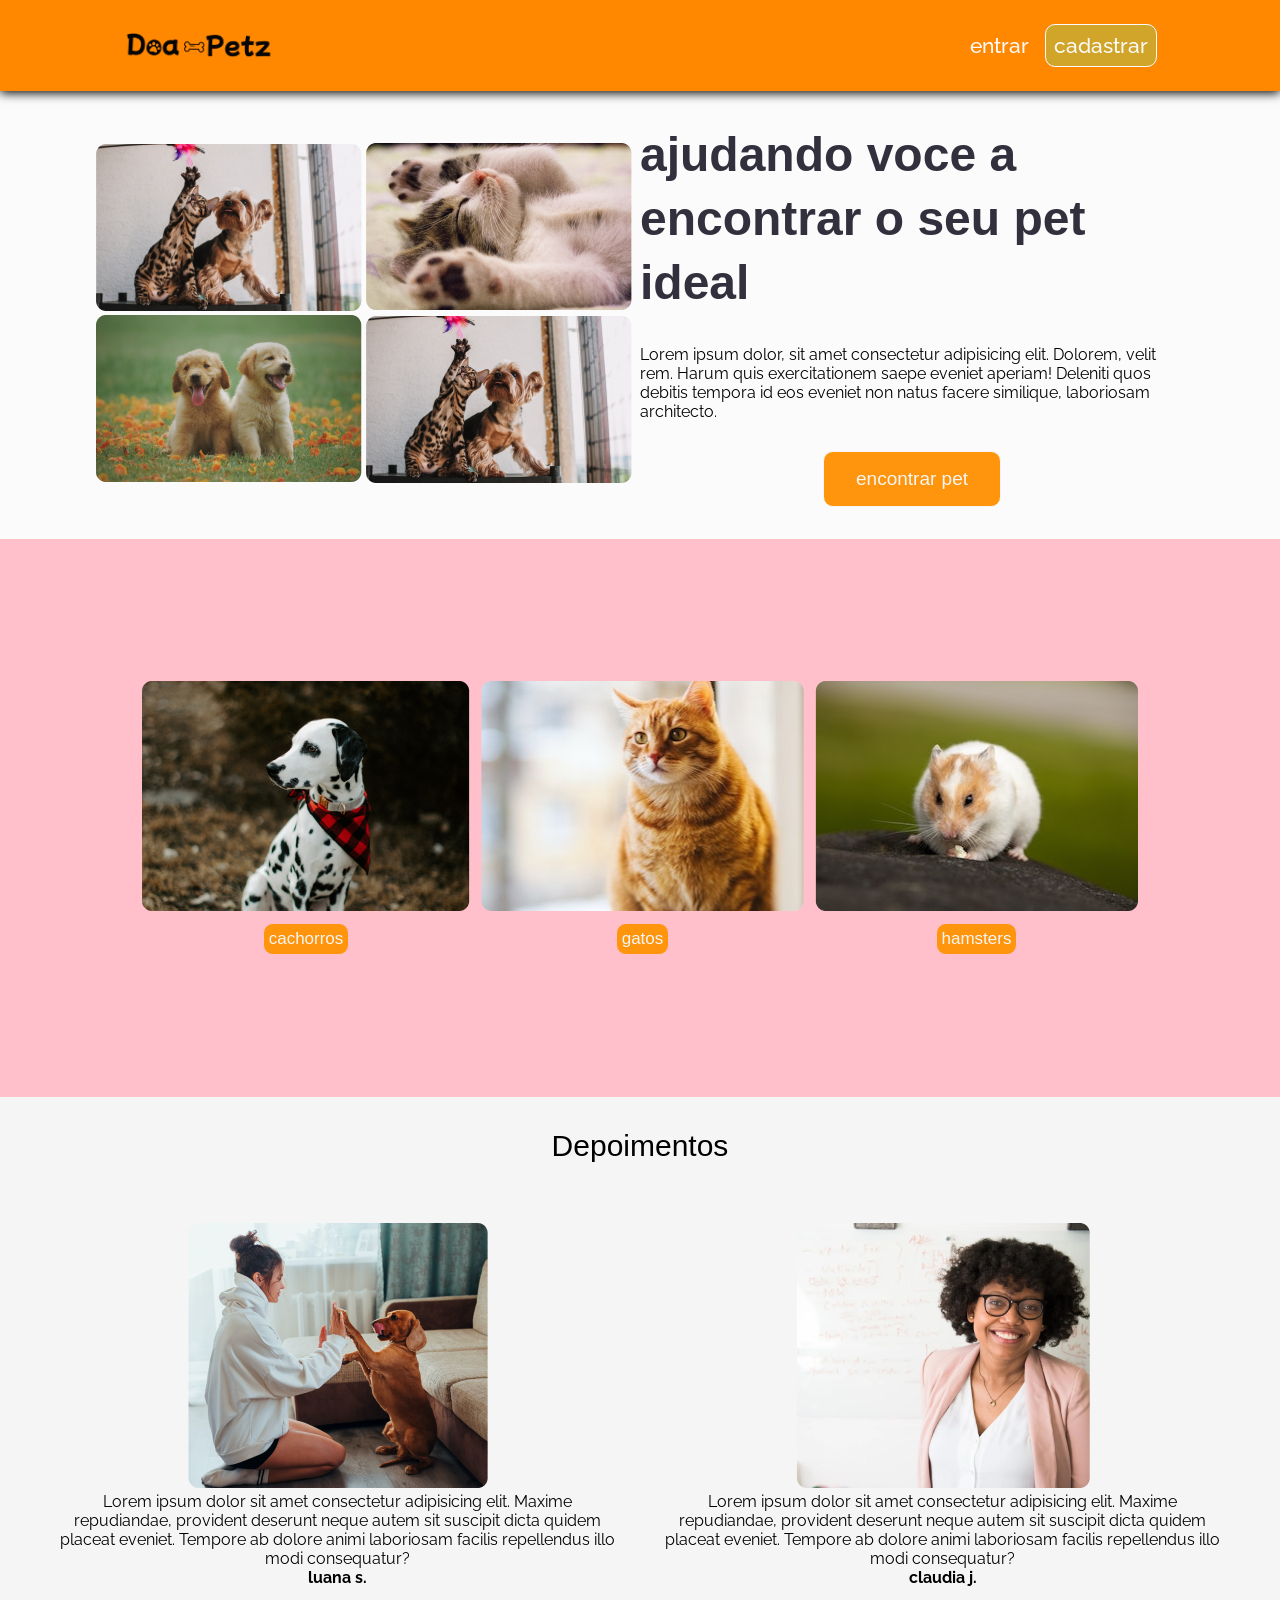
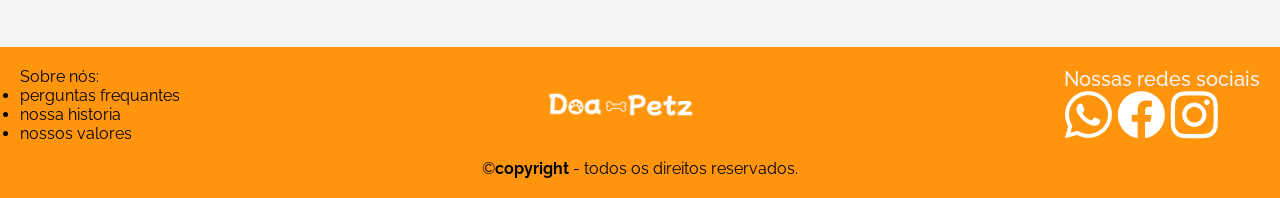
<file: index.html>
<!DOCTYPE html>
<html lang="pt-BR">
<head>
    <meta charset="UTF-8">
    <meta name="viewport" content="width=device-width, initial-scale=1.0">
    <title>home</title>
    <link rel="stylesheet" href="style.css">
</head>
<body>
    <header class="header">
        <nav class="menu">
            <img class="logomarca" src="./assets/imagens-logo/imagens-logo/imagens-logo/doapetz.png" alt="logo">
            <ul class="links-navegacao">
                <li>
                    <a href="#">entrar</a>
                </li>
                <li class="cadastrar">
                    <a href="#">cadastrar</a>

                </li>

            </ul>
            
        </nav>
    </header>
    <section class="painel-principal">
        <div class="imagens-petz">
            <div class="fotos-da-esquerda">
                <img src="./assets/imagens-logo/imagens-logo/imagens-logo/pet1.png" alt="">
                <img src="./assets/imagens-logo/imagens-logo/imagens-logo/pet2.png" alt="">

            </div>
            <div class="fotos-da-direita">
                <img src="./assets/imagens-logo/imagens-logo/imagens-logo/pet3.png" alt="">
                <img src="./assets/imagens-logo/imagens-logo/imagens-logo/pet4.png" alt="">

            </div>

        </div>
        <div class="anuncio-pet">
            <h1 class="titulo">ajudando voce a encontrar o seu pet ideal</h1>
            <p descricao>Lorem ipsum dolor, sit amet consectetur adipisicing elit. Dolorem, velit rem. Harum quis exercitationem saepe eveniet aperiam! Deleniti quos debitis tempora id eos eveniet non natus facere similique, laboriosam architecto.</p>
            <button class="botao-principal">encontrar pet</button>
        </div>


    </section>
    <section class="segunda-secao">
        <div class="cachorro">
            <img src="./assets/imagens-logo/imagens-logo/imagens-logo/cachorrinho.png" alt="">
            <button class="botao-cachorro">cachorros</button></div>
        <div class="gatinho">
            <img src="./assets/imagens-logo/imagens-logo/imagens-logo/gatinho.png" alt="">
            <button class="botao-gato">gatos</button></div>
        <div class="hamster">
            <img src="./assets/imagens-logo/imagens-logo/imagens-logo/hamster.png" alt="">
            <button class="botao-hamster">hamsters</button></div>
            </div>
            
        


    </section>
    <section class="terceira-secao">
        <h2>Depoimentos</h2>
        <div class="conteudos">
            <div class="depoimentos">
                <img src="./assets/imagens-logo/imagens-logo/imagens-logo/dog1.png" alt="">
                <div class="depoimento">
                    <p>
                        Lorem ipsum dolor sit amet consectetur adipisicing elit. Maxime repudiandae, provident deserunt neque autem sit suscipit dicta quidem placeat eveniet. Tempore ab dolore animi laboriosam facilis repellendus illo modi consequatur?
                    </p>
                    <h4>luana s.</h4>
                </div>
                </div>
            <div class="depoimentos">
                <img src="./assets/imagens-logo/imagens-logo/imagens-logo/moca1.png" alt="">
                <div class="depoimento">
                    <p>
                        Lorem ipsum dolor sit amet consectetur adipisicing elit. Maxime repudiandae, provident deserunt neque autem sit suscipit dicta quidem placeat eveniet. Tempore ab dolore animi laboriosam facilis repellendus illo modi consequatur?
                    </p>
                    <h4>claudia j.</h4>
                </div>

            </div>

        </div>
        

        
    </section>
    <footer class="rodape">
        <div class="conteudo-rodape">
            <div class="lista">
                <ul> Sobre nós:
                    
                    <li>perguntas frequantes</li>
                    <li>nossa historia</li>
                    <li>nossos valores</li>
                </ul>
            </div>
            <img class="logomarca" src="./assets/imagens-logo/imagens-logo/imagens-logo/doapetz-branco.png" alt="">
            
            
         <div class="redes-sociais">
                      
            <p>Nossas redes sociais</p>
            <div> 
            
            <div class="logotipos">
            <img src=".//assets/imagens-logo/imagens-logo/imagens-logo/zap.png" alt="">
            <img src="./assets/imagens-logo/imagens-logo/imagens-logo/face.png" alt="">
            <img src="./assets/imagens-logo/imagens-logo/imagens-logo/insta.png" alt="">
            </div>

         </div>
        
        </div>
        <div class="copyright">
            <p>&copy;<strong>copyright</strong> - todos os direitos reservados.</p>
         </div>

    </footer>
    
</body>
</html>
</file>
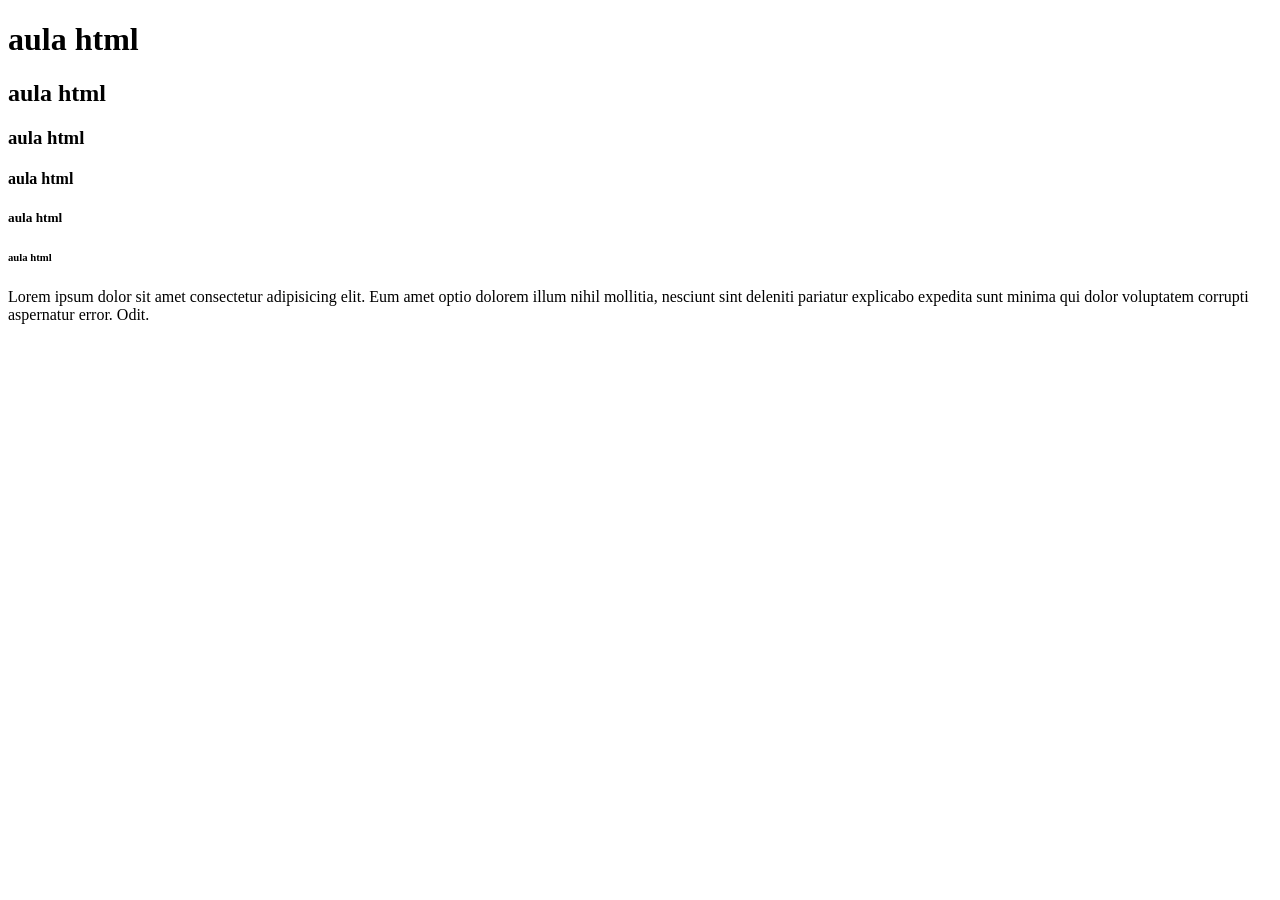
<file: aula html caian/index.html>
<!DOCTYPE html>
<html lang="pt-br">
<head>
    <meta charset="UTF-8">
    <meta name="viewport" content="width=device-width, initial-scale=1.0">
    <title>aula html</title>
</head>
<body>
    <h1>aula html</h1>
    <h2>aula html</h2>
    <h3>aula html</h3>
    <h4>aula html</h4>
    <h5>aula html</h5>
    <h6>aula html</h6>
    <!--comentários aleatórios-->
    <p>Lorem ipsum dolor sit amet consectetur adipisicing elit. Eum amet optio dolorem illum nihil mollitia, nesciunt sint deleniti pariatur explicabo expedita sunt minima qui dolor voluptatem corrupti aspernatur error. Odit.</p>

    

</body>
</html>
</html>
</file>
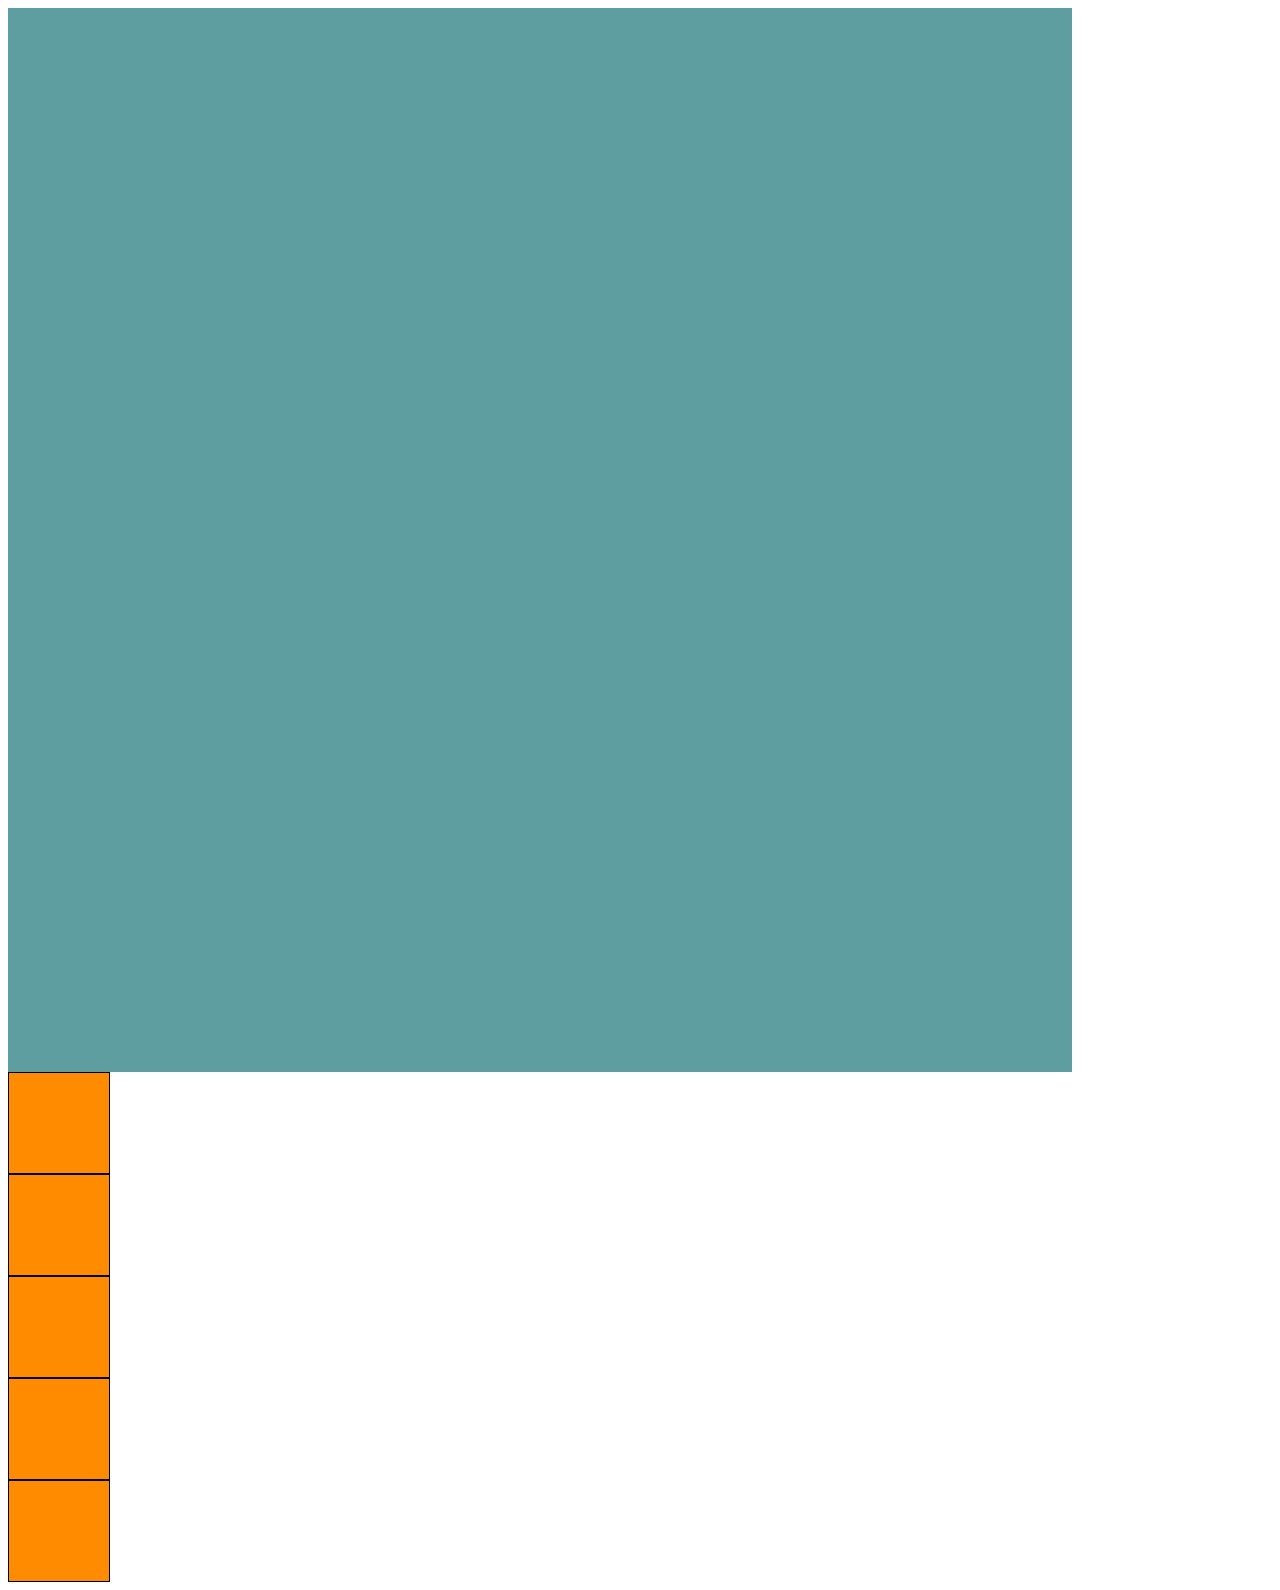
<file: aula html e css/aula-css/flex1/index.html>
<!DOCTYPE html>
<html lang="en">
<head>
    <meta charset="UTF-8">
    <meta name="viewport" content="width=device-width, initial-scale=1.0">
    <title>flexbox</title>
    <link rel="stylesheet" href="style.css">
</head>
<body>
    <div class="container"></div>
    <div class="box"></div>
    <div class="box"></div>
    <div class="box"></div>
    <div class="box"></div>
    <div class="box"></div>
    
</body>
</html>
</file>
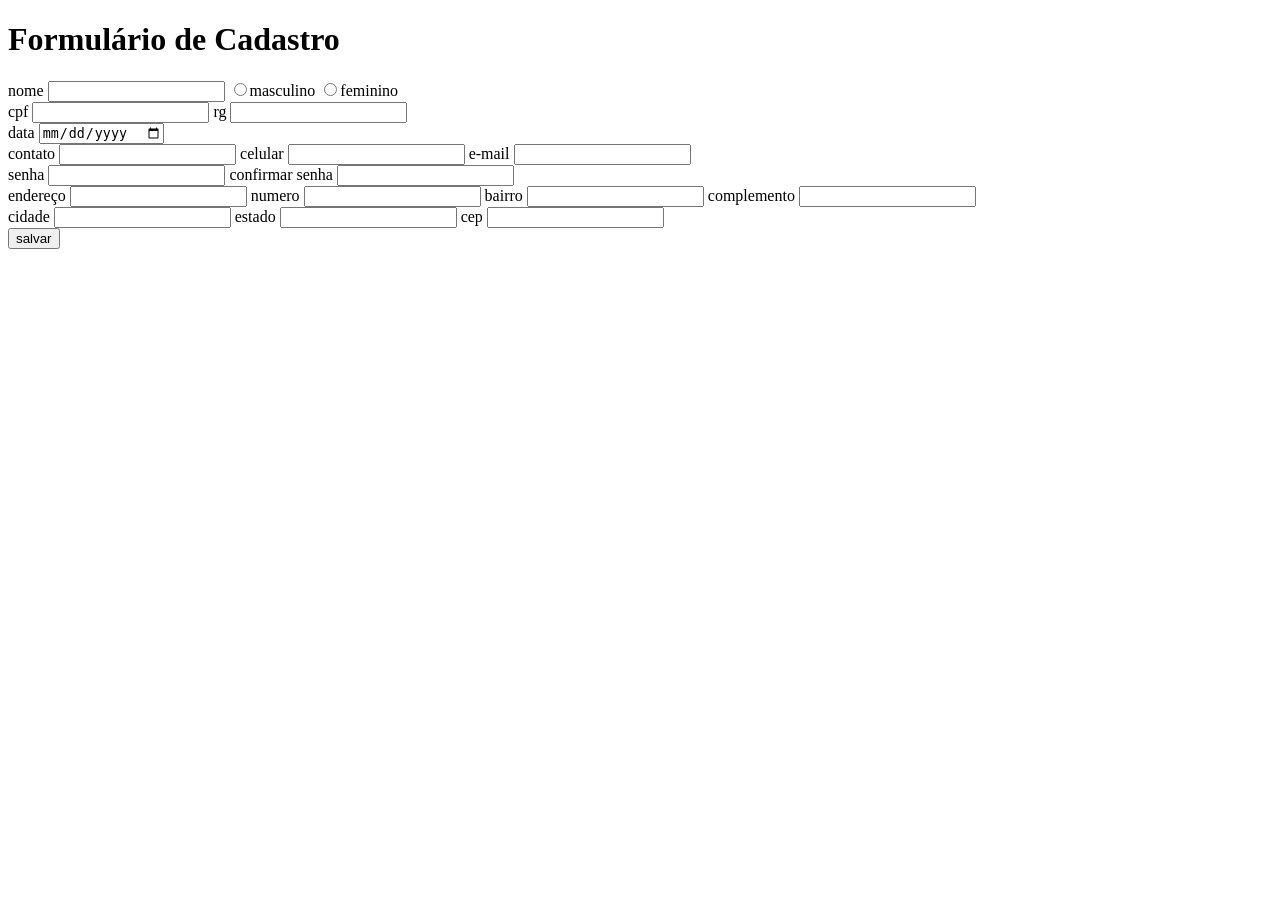
<file: aula html caian/atividade formulario.html>
<!DOCTYPE html>
<html lang="pt-BR">
<head>
    <meta charset="UTF-8">
    <meta name="viewport" content="width=device-width, initial-scale=1.0">
    <title>atividade formulario</title>

</head>
<body>
    <h1>Formulário de Cadastro</h1>

    <form action="receber dados html" method="POST">
        <label for="nome">nome</label>
        <input type="text" id="nome" name="nome">
        <input type="radio" name="sexo" value="masculino">masculino
        <input type="radio" name="sexo" value="feminino">feminino
        <br>

        <label for="cpf">cpf</label>
        <input type="text" id="cpf" name="cpf">
        <label for="rg">rg</label>
        <input type="text" id="rg" name="rg">
        <br>

        <label for="data">data</label>
        <input type="date">
        <br>
        
        <label for="contato">contato</label>
        <input type="text" id="contato" name="contato"> 
        <label for="celular">celular</label>
        <input type="text" id="celular">
        <label for="email">e-mail</label>
        <input type="text" id="e-mail">
        <br>
        <label for="senha">senha</label>
        <input type="password">
        <label for="confirmar senha">confirmar senha</label>
        <input type="password">
        <br>
        <label for="endereço">endereço</label>
        <input type="text">
        <label for="numero">numero</label>
        <input type="text">
        <label for="bairro">bairro</label>
        <input type="text">
        <label for="complemento">complemento</label>
        <input type="text">
        <br>
        <label for="cidade">cidade</label>
        <input type="text">
        <label for="estado">estado</label>
        <input type="text">
        <label for="cep">cep</label>
        <input type="text">
        <br>
        <button type="button">salvar
            
        </button>
        




        


    </form>



    </form>

</body>
</html>
</file>
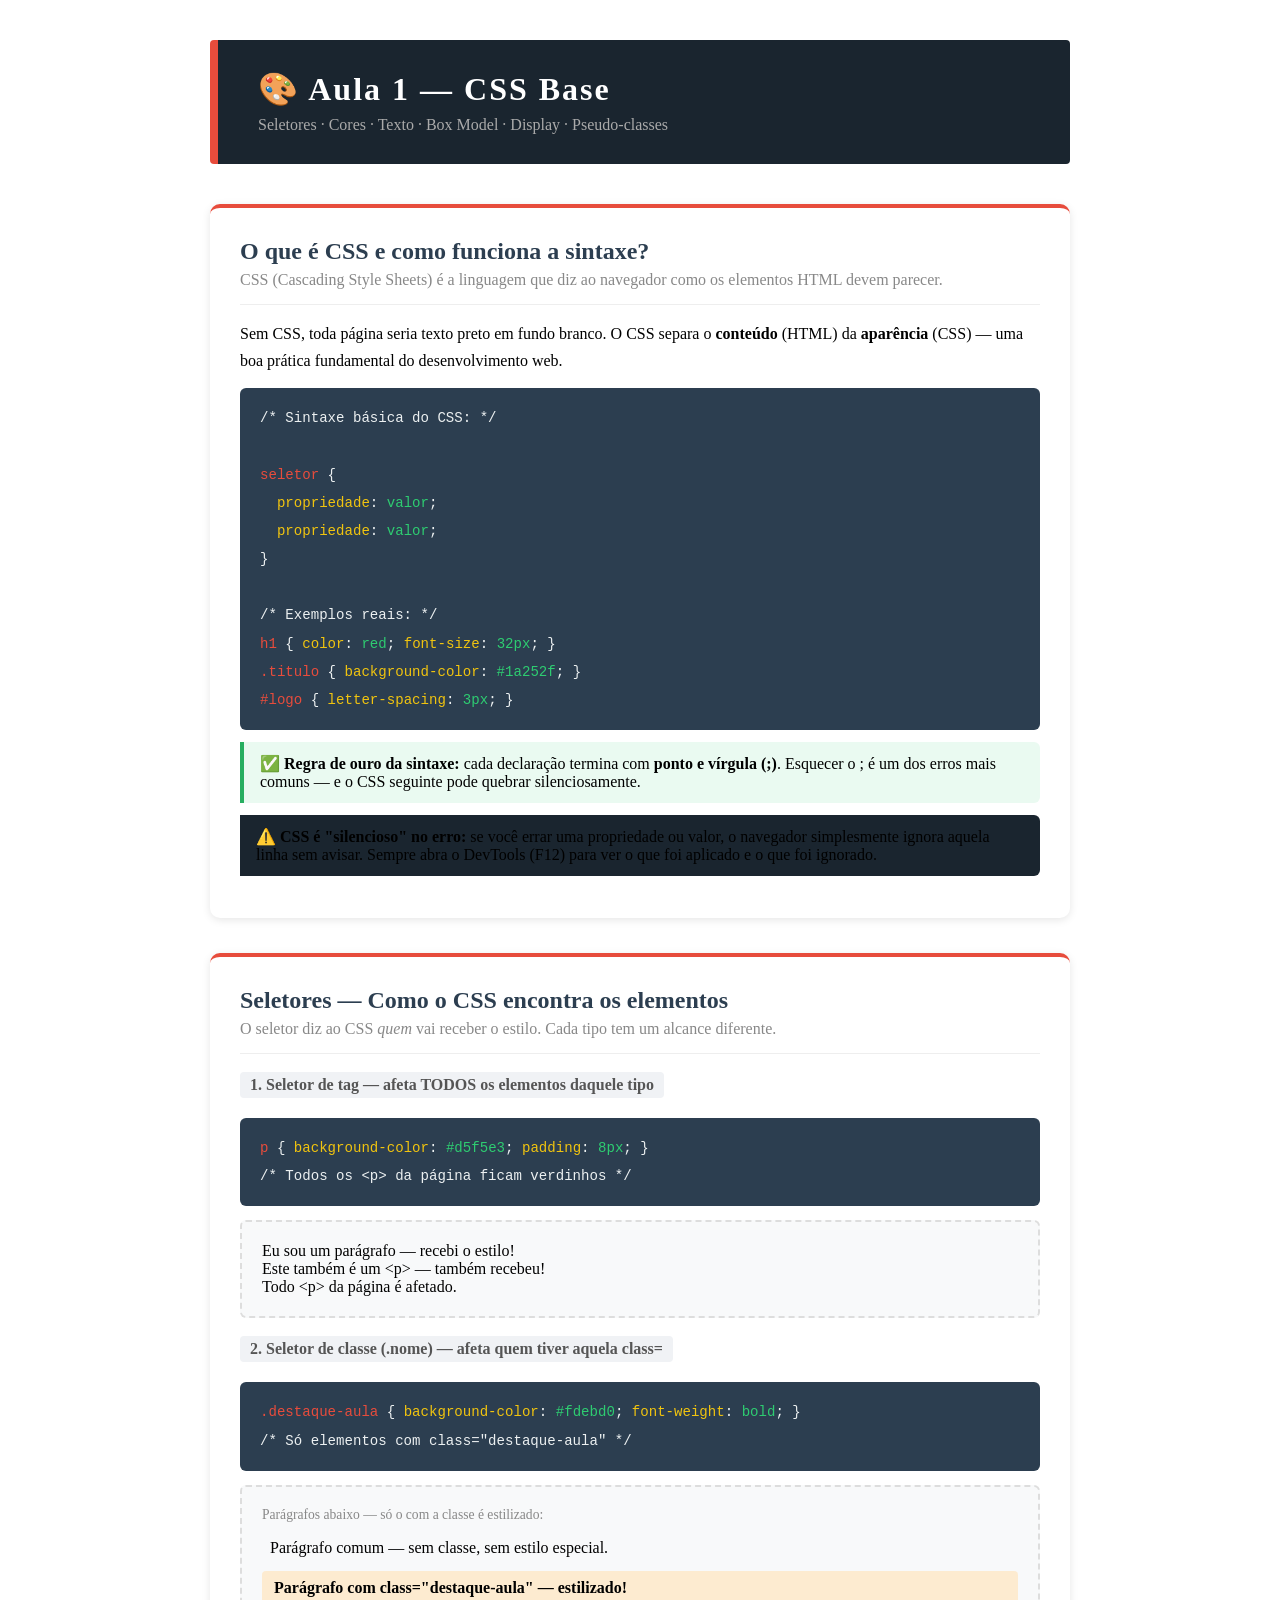
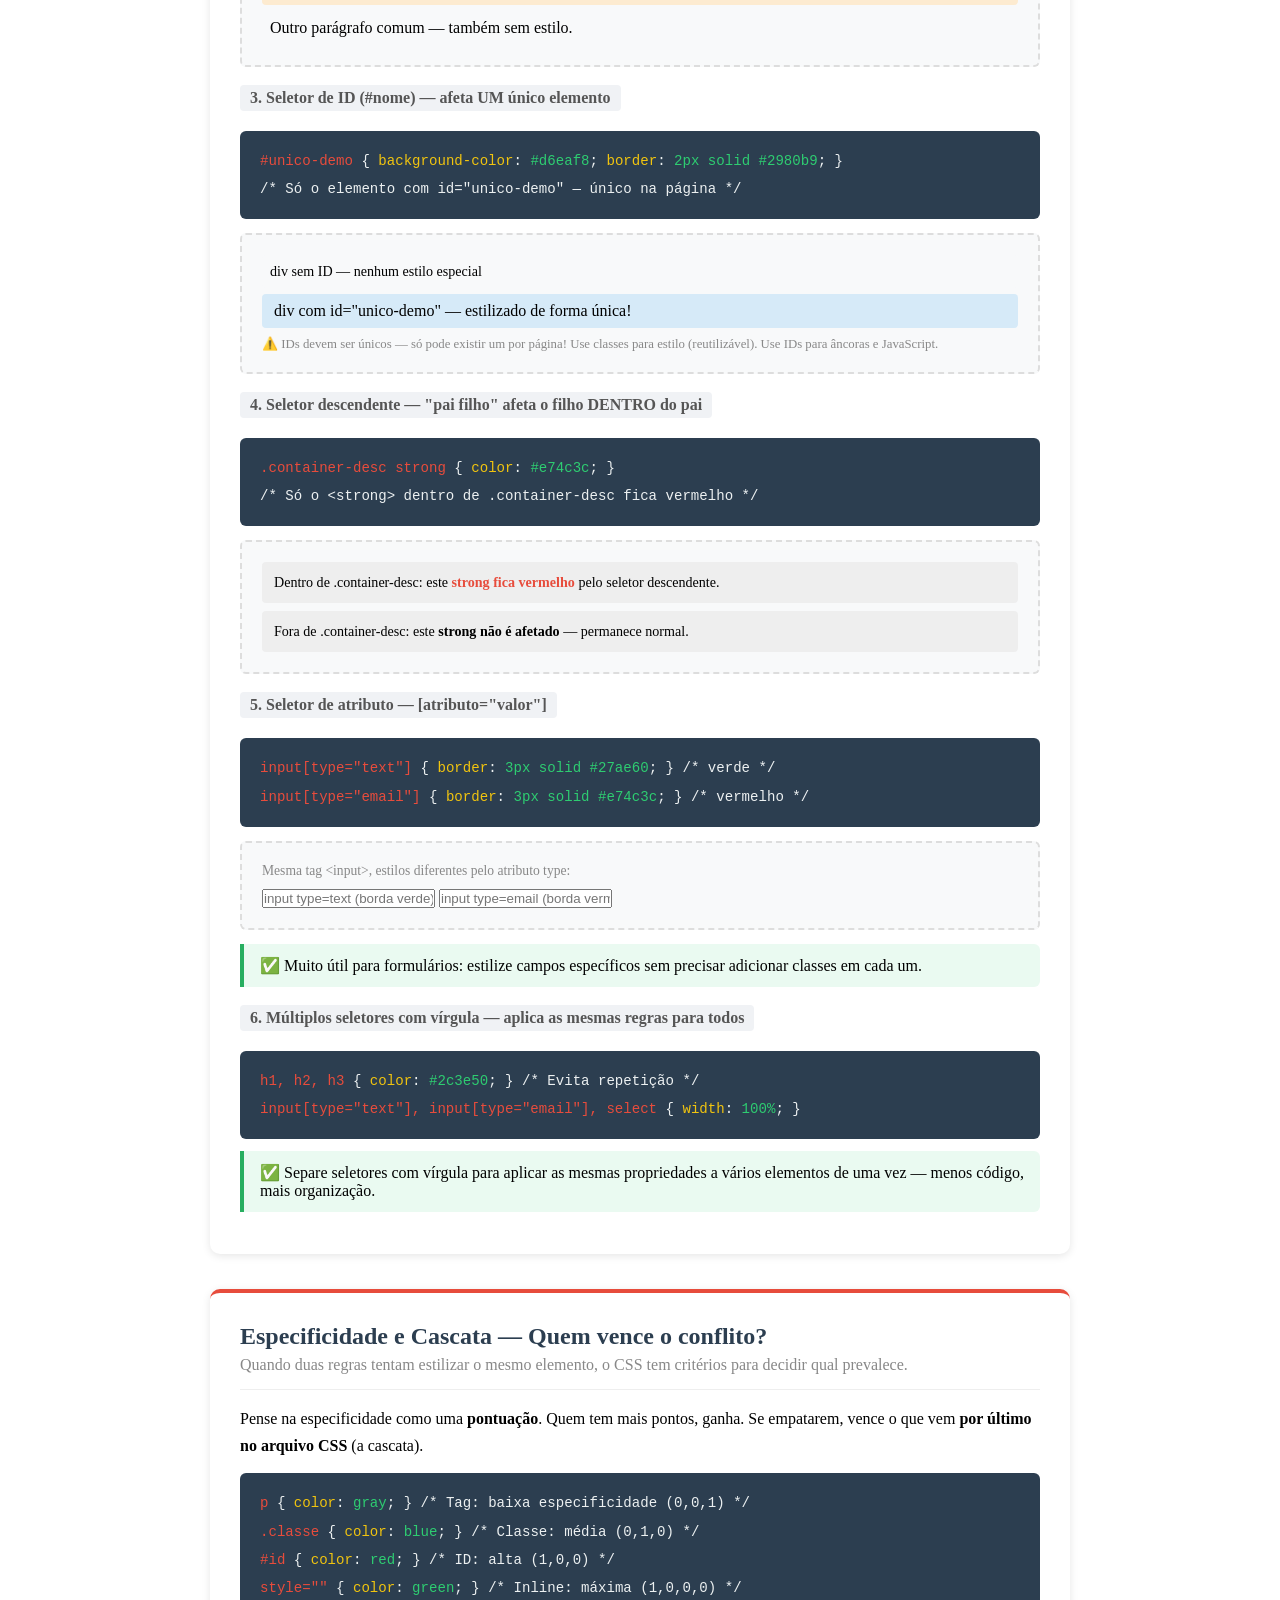
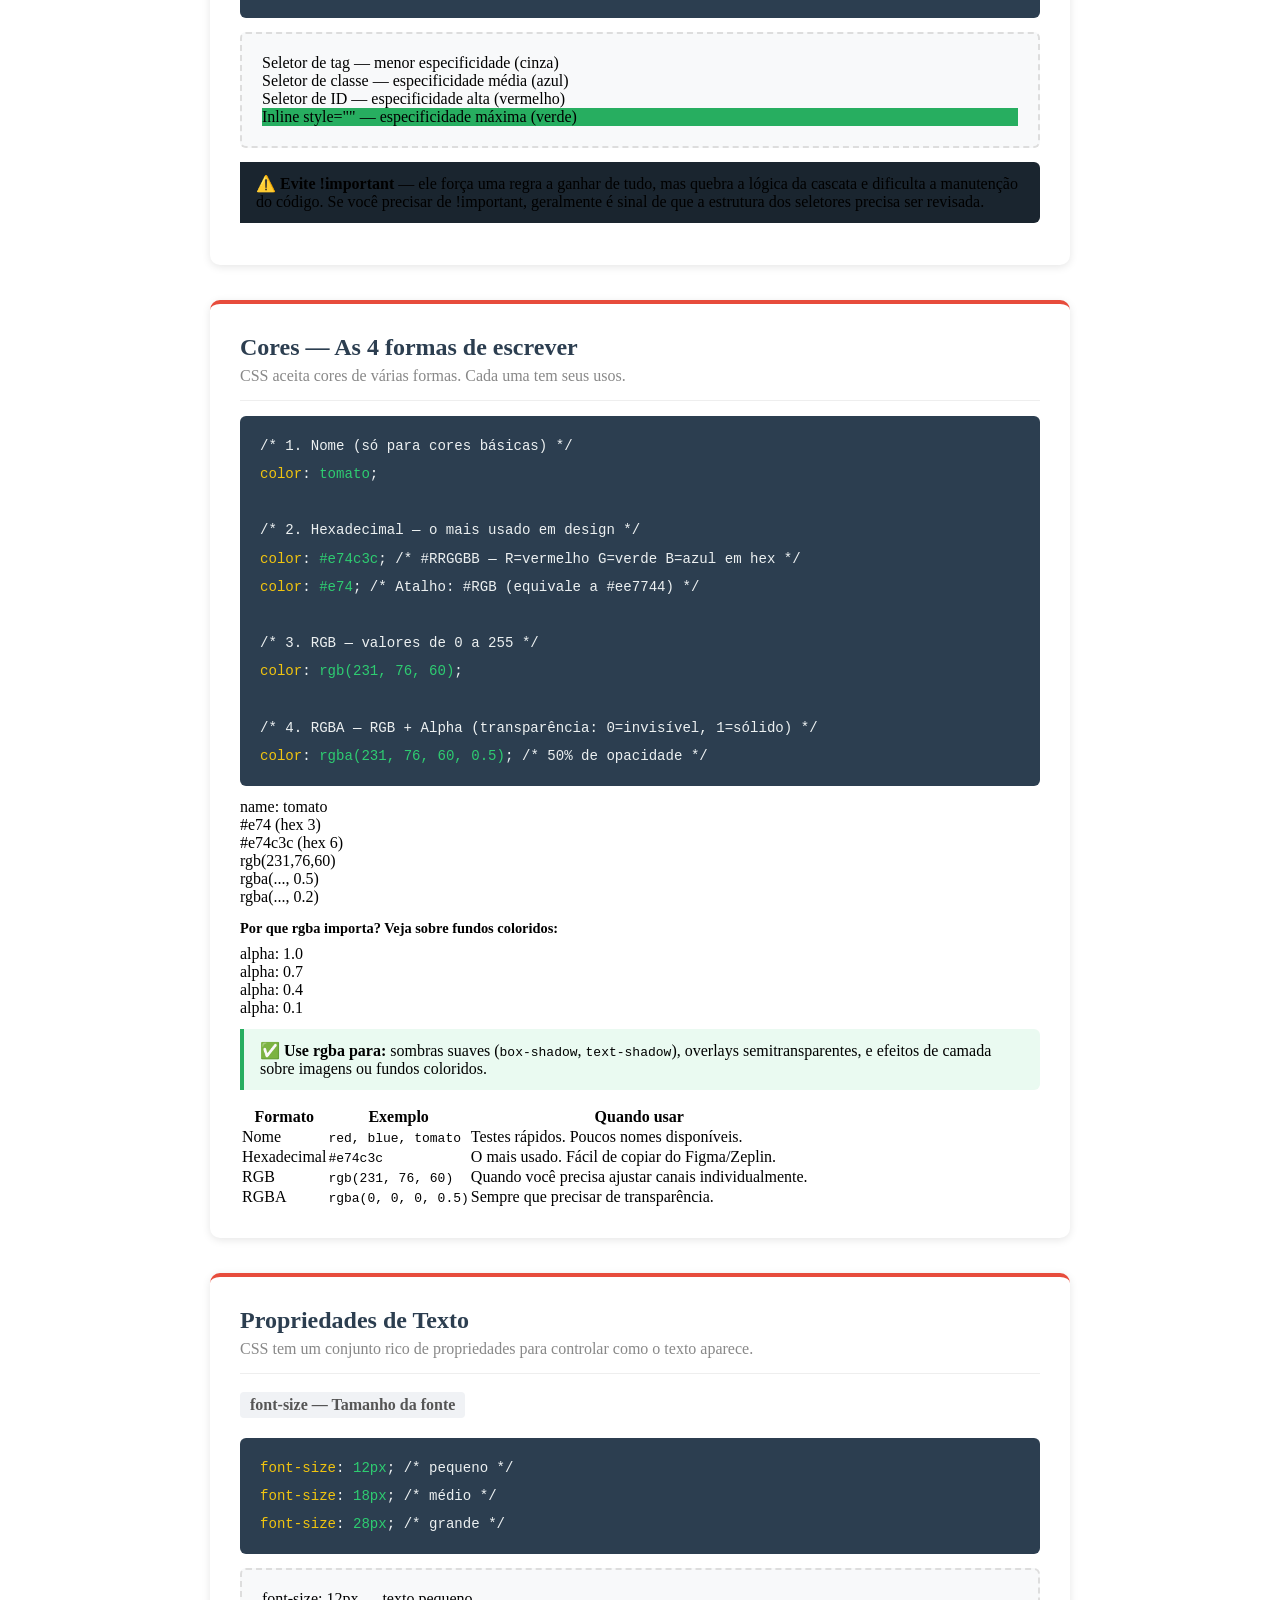
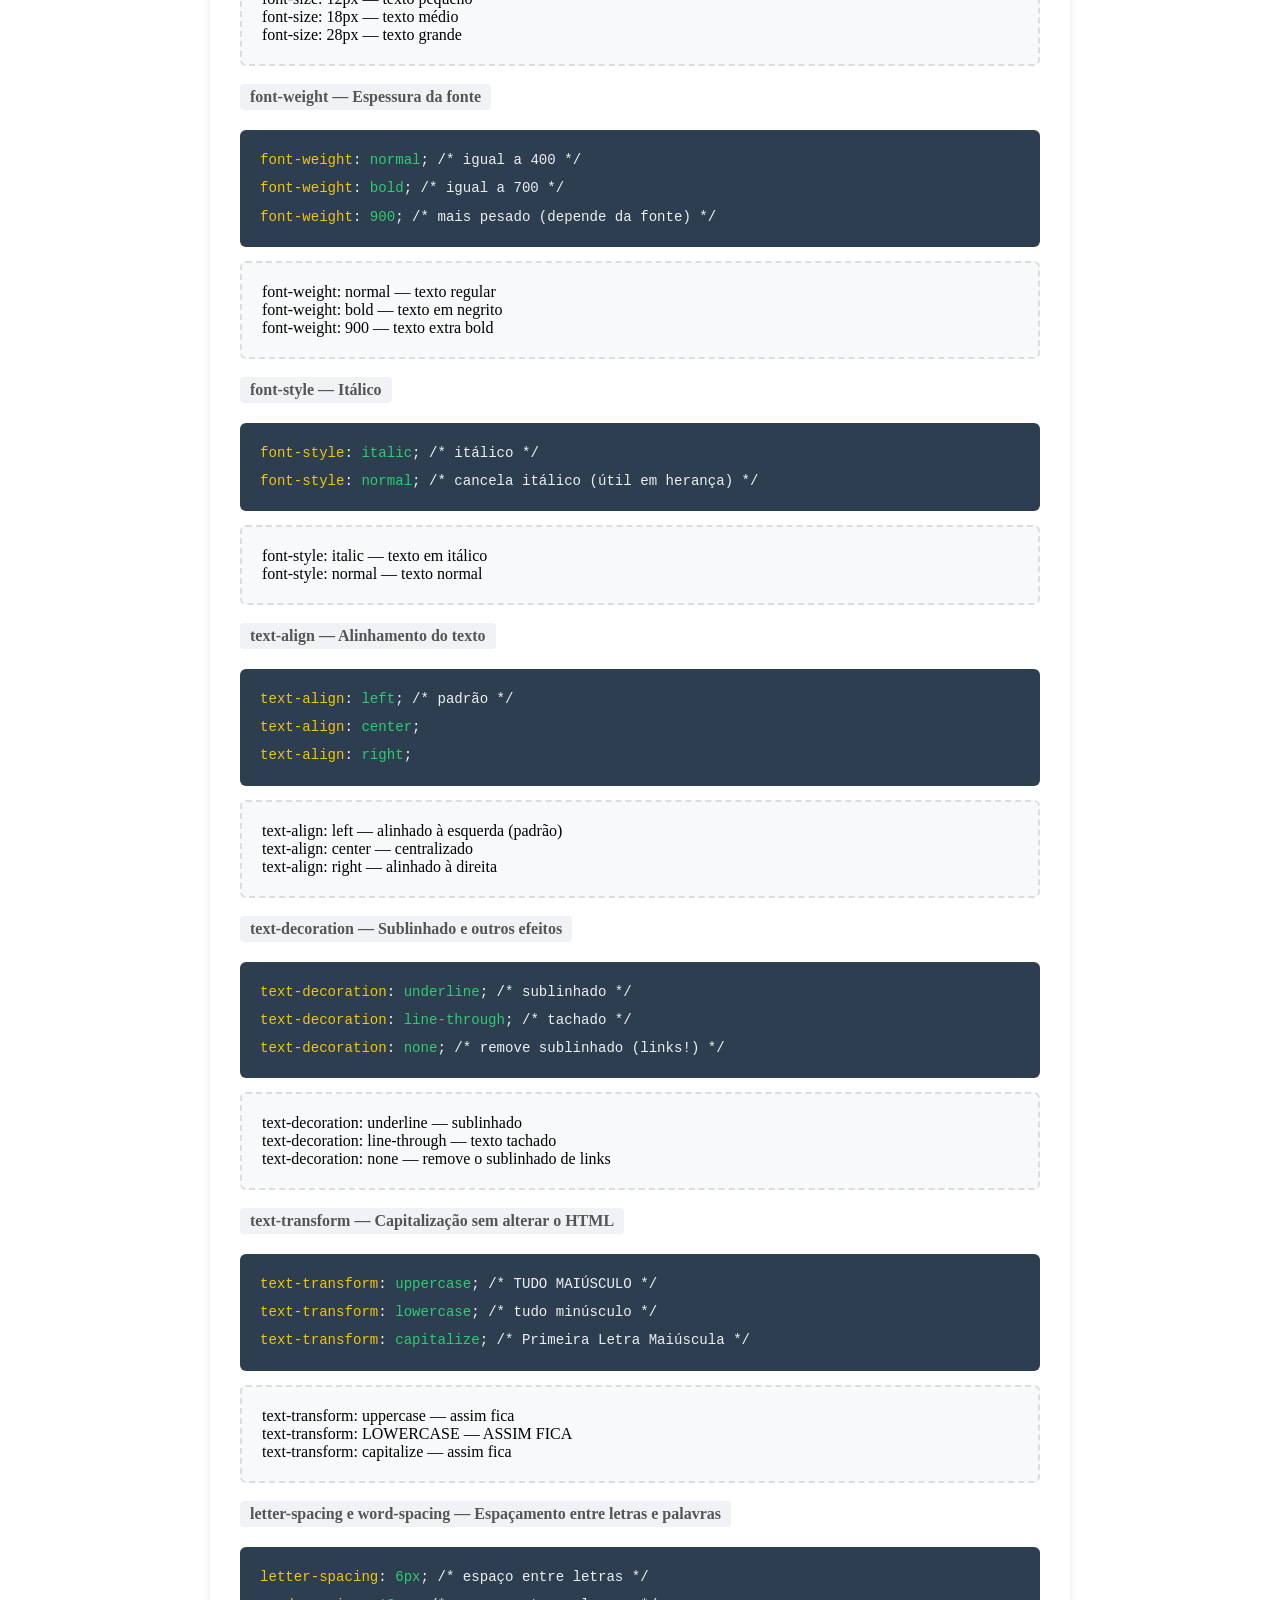
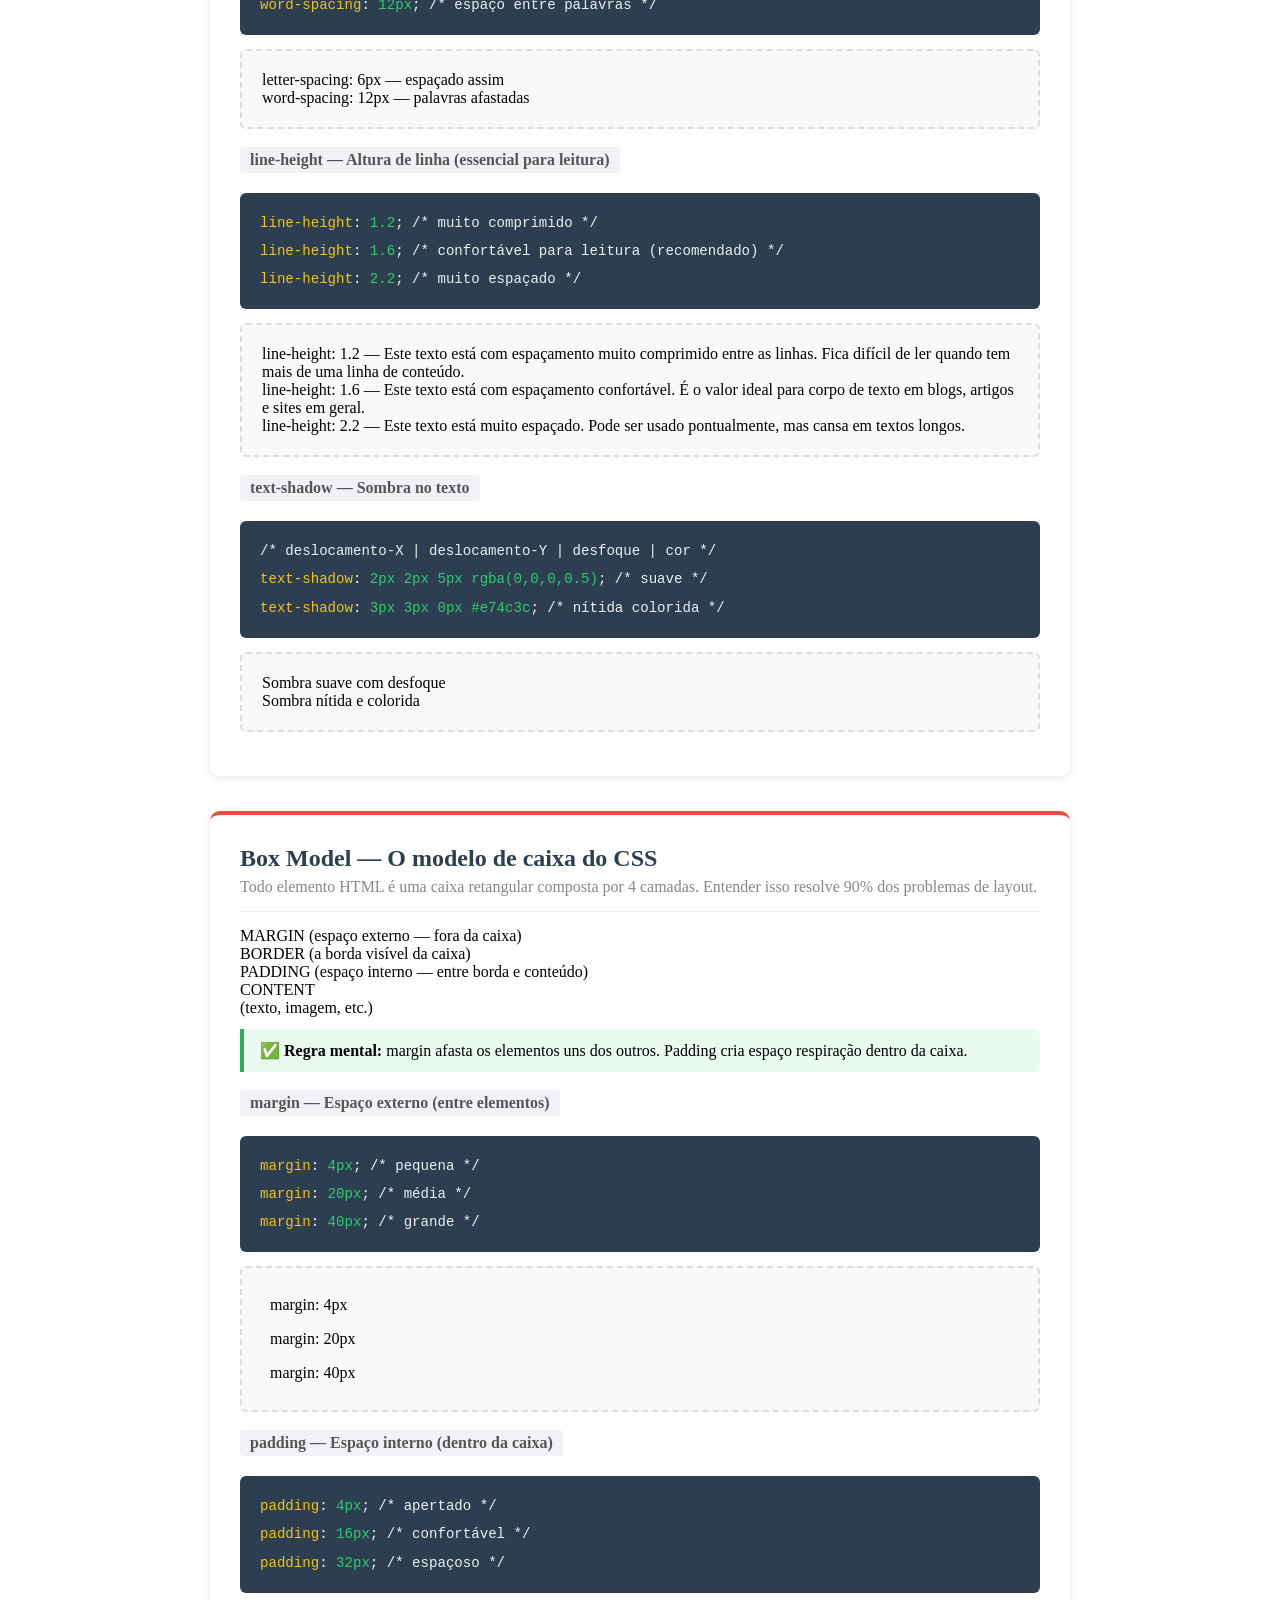
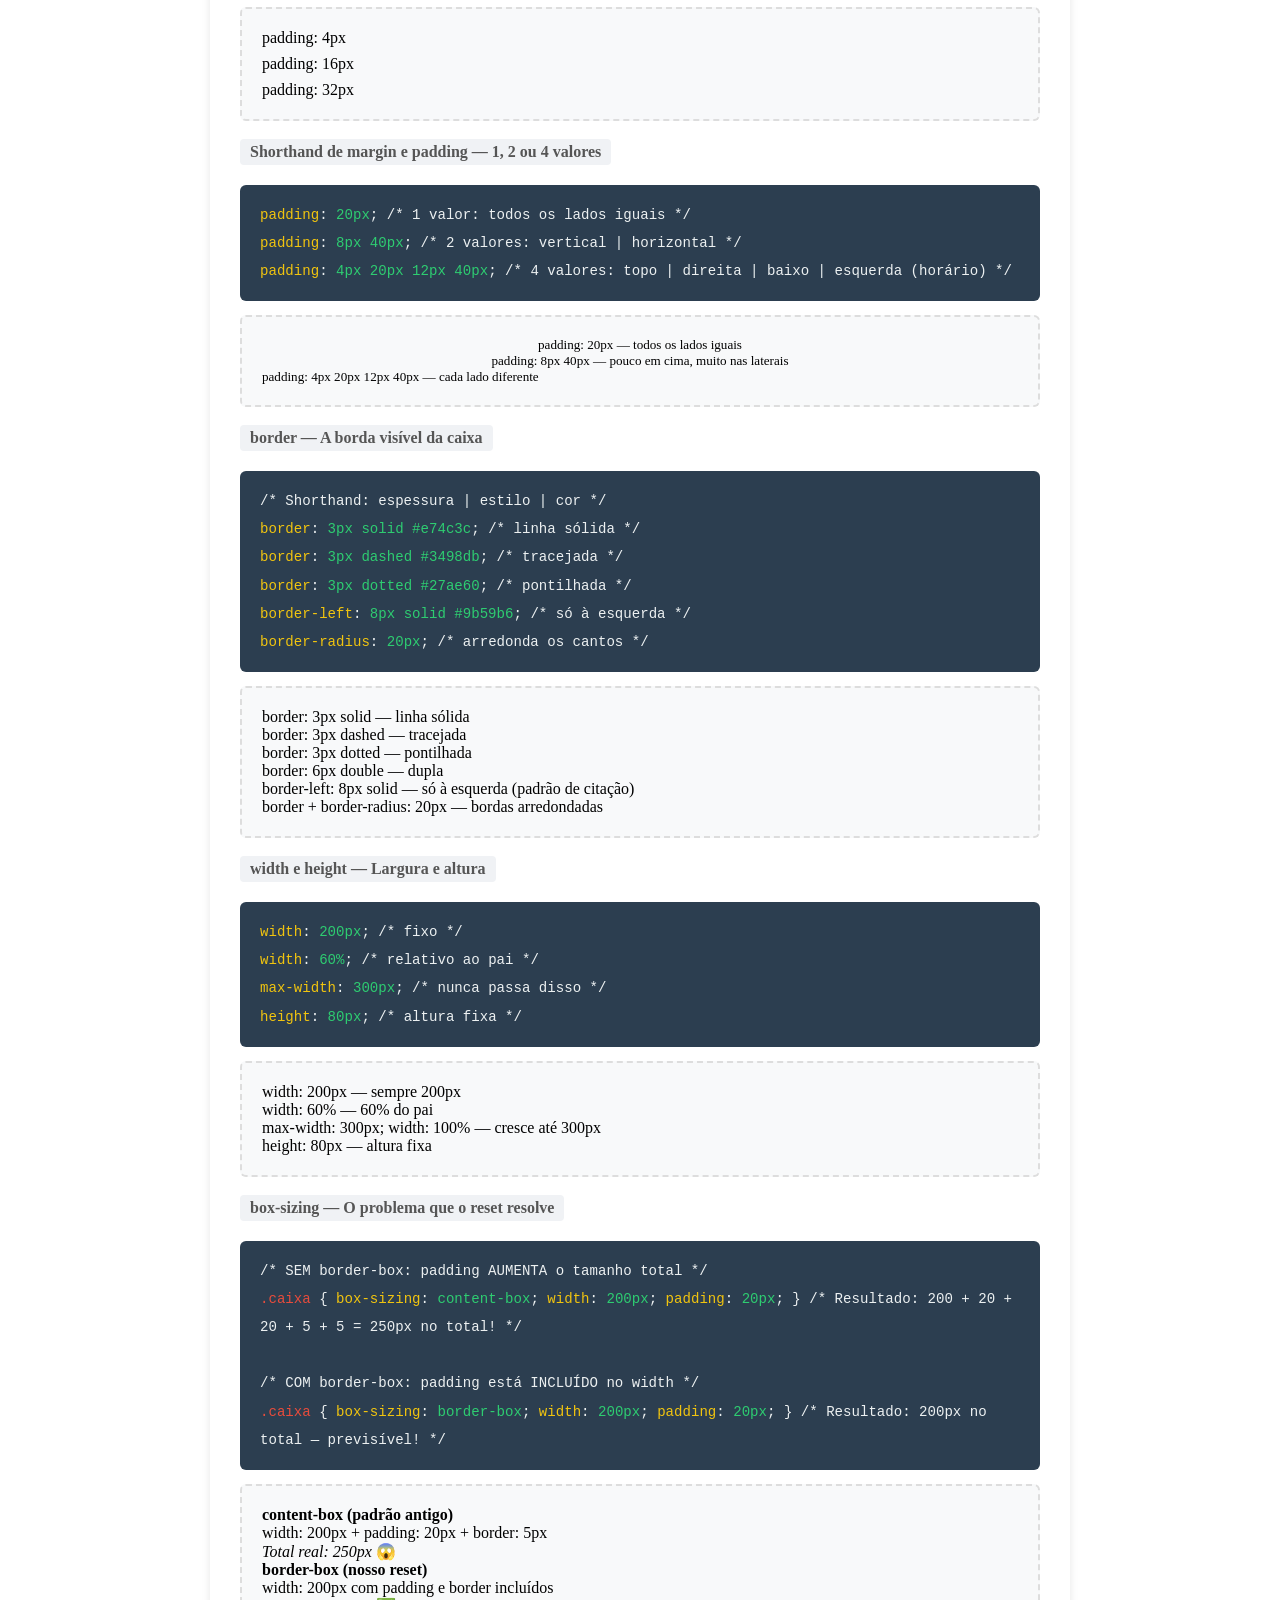
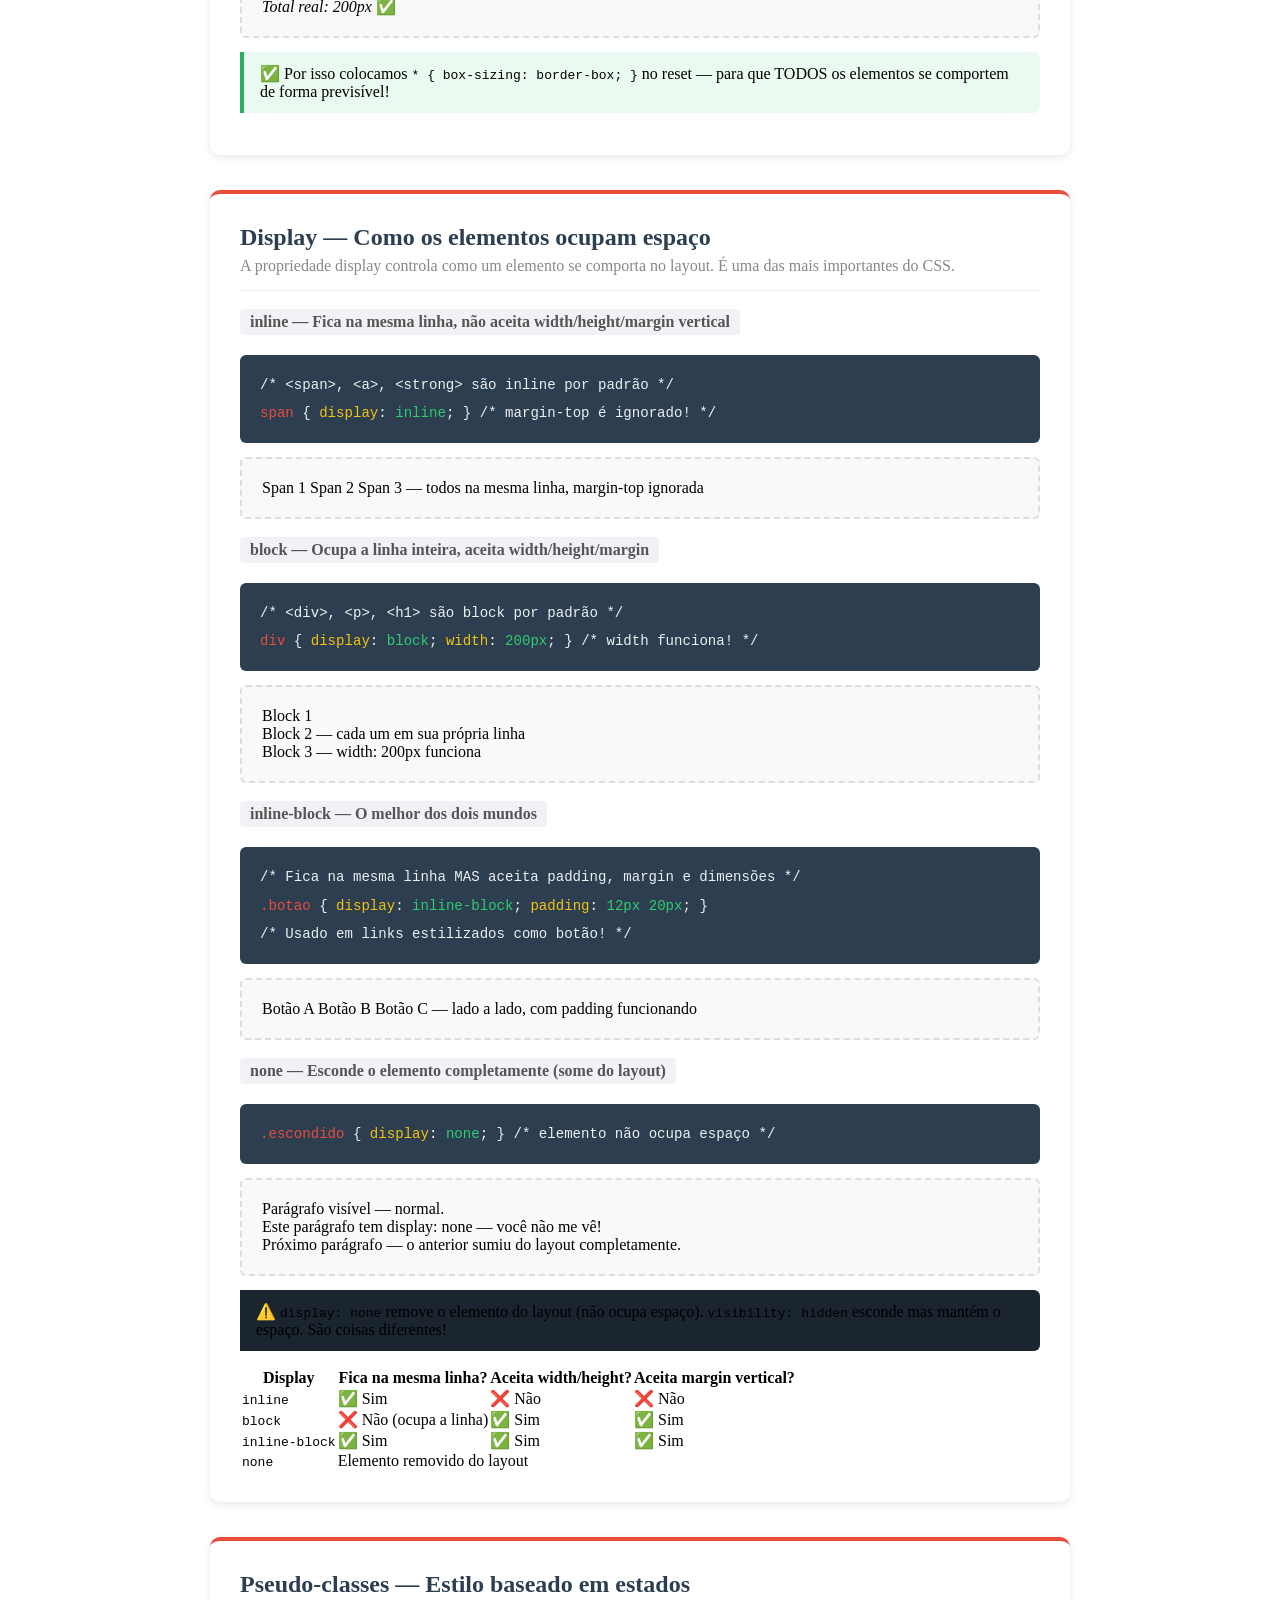
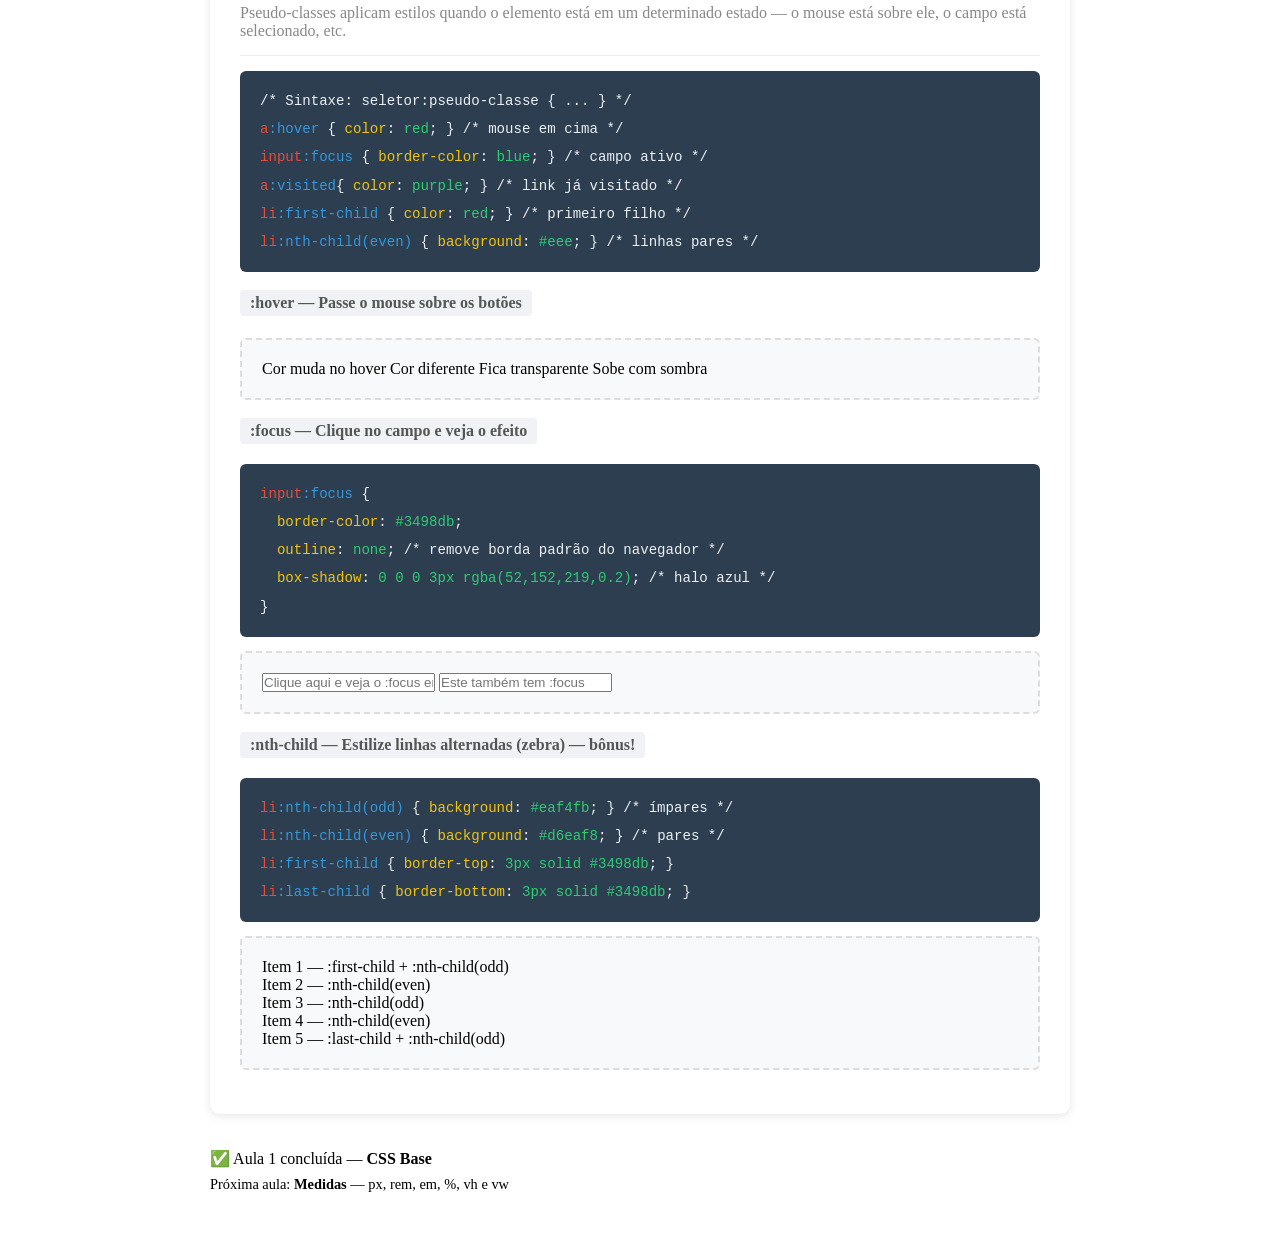
<file: aula html caian/aula1.html>
<!DOCTYPE html>
<html lang="pt-br">
<head>
    <meta charset="UTF-8">
    <title>Aula 1 — CSS Base</title>
    <link rel="stylesheet" href="aula-css/aula1.css">
    </head>
<body>

<div class="pagina">

    <div class="titulo-aula">
        <h1>🎨 Aula 1 — CSS Base</h1>
        <p>Seletores · Cores · Texto · Box Model · Display · Pseudo-classes</p>
    </div>


    <!-- =====================================================
         CONCEITO 1: O QUE É CSS E SINTAXE
         ===================================================== -->
    <div class="conceito">
        <h2>O que é CSS e como funciona a sintaxe?</h2>
        <p class="subtitulo">
            CSS (Cascading Style Sheets) é a linguagem que diz ao navegador como os elementos HTML devem parecer.
        </p>

        <p style="line-height: 1.7; margin-bottom: 14px;">
            Sem CSS, toda página seria texto preto em fundo branco. O CSS separa o <strong>conteúdo</strong>
            (HTML) da <strong>aparência</strong> (CSS) — uma boa prática fundamental do desenvolvimento web.
        </p>

        <div class="codigo">
            <span class="comment">/* Sintaxe básica do CSS: */</span><br><br>
            <span class="sel">seletor</span> {<br>
            &nbsp;&nbsp;<span class="prop">propriedade</span>: <span class="val">valor</span>;<br>
            &nbsp;&nbsp;<span class="prop">propriedade</span>: <span class="val">valor</span>;<br>
            }<br><br>
            <span class="comment">/* Exemplos reais: */</span><br>
            <span class="sel">h1</span> { <span class="prop">color</span>: <span class="val">red</span>; <span class="prop">font-size</span>: <span class="val">32px</span>; }<br>
            <span class="sel">.titulo</span> { <span class="prop">background-color</span>: <span class="val">#1a252f</span>; }<br>
            <span class="sel">#logo</span> { <span class="prop">letter-spacing</span>: <span class="val">3px</span>; }
        </div>

        <div class="dica">
            ✅ <strong>Regra de ouro da sintaxe:</strong> cada declaração termina com <strong>ponto e vírgula (;)</strong>.
            Esquecer o ; é um dos erros mais comuns — e o CSS seguinte pode quebrar silenciosamente.
        </div>

        <div class="alerta">
            ⚠️ <strong>CSS é "silencioso" no erro:</strong> se você errar uma propriedade ou valor,
            o navegador simplesmente ignora aquela linha sem avisar. Sempre abra o DevTools (F12)
            para ver o que foi aplicado e o que foi ignorado.
        </div>
    </div>


    <!-- =====================================================
         CONCEITO 2: SELETORES
         ===================================================== -->
    <div class="conceito">
        <h2>Seletores — Como o CSS encontra os elementos</h2>
        <p class="subtitulo">
            O seletor diz ao CSS <em>quem</em> vai receber o estilo. Cada tipo tem um alcance diferente.
        </p>

        <!-- TAG -->
        <div class="variacao">
            <h4>1. Seletor de tag — afeta TODOS os elementos daquele tipo</h4>
            <div class="codigo">
                <span class="sel">p</span> { <span class="prop">background-color</span>: <span class="val">#d5f5e3</span>; <span class="prop">padding</span>: <span class="val">8px</span>; }
                <br><span class="comment">/* Todos os &lt;p&gt; da página ficam verdinhos */</span>
            </div>
            <div class="demo demo-seletor-tag">
                <p>Eu sou um parágrafo — recebi o estilo!</p>
                <p>Este também é um &lt;p&gt; — também recebeu!</p>
                <p>Todo &lt;p&gt; da página é afetado.</p>
            </div>
        </div>

        <!-- CLASSE -->
        <div class="variacao">
            <h4>2. Seletor de classe (.nome) — afeta quem tiver aquela class=</h4>
            <div class="codigo">
                <span class="sel">.destaque-aula</span> { <span class="prop">background-color</span>: <span class="val">#fdebd0</span>; <span class="prop">font-weight</span>: <span class="val">bold</span>; }
                <br><span class="comment">/* Só elementos com class="destaque-aula" */</span>
            </div>
            <div class="demo">
                <p style="margin-bottom:8px; font-size:0.85rem; color:#888;">Parágrafos abaixo — só o com a classe é estilizado:</p>
                <p style="padding:8px; margin-bottom:6px;">Parágrafo comum — sem classe, sem estilo especial.</p>
                <p class="destaque-aula">Parágrafo com class="destaque-aula" — estilizado!</p>
                <p style="padding:8px;">Outro parágrafo comum — também sem estilo.</p>
            </div>
        </div>

        <!-- ID -->
        <div class="variacao">
            <h4>3. Seletor de ID (#nome) — afeta UM único elemento</h4>
            <div class="codigo">
                <span class="sel">#unico-demo</span> { <span class="prop">background-color</span>: <span class="val">#d6eaf8</span>; <span class="prop">border</span>: <span class="val">2px solid #2980b9</span>; }
                <br><span class="comment">/* Só o elemento com id="unico-demo" — único na página */</span>
            </div>
            <div class="demo">
                <div style="padding:8px; margin-bottom:6px; background:#f8f9fa; border-radius:4px; font-size:0.88rem;">
                    div sem ID — nenhum estilo especial
                </div>
                <div id="unico-demo">div com id="unico-demo" — estilizado de forma única!</div>
                <p style="margin-top:8px; font-size:0.8rem; color:#888;">
                    ⚠️ IDs devem ser únicos — só pode existir um por página!
                    Use classes para estilo (reutilizável). Use IDs para âncoras e JavaScript.
                </p>
            </div>
        </div>

        <!-- DESCENDENTE -->
        <div class="variacao">
            <h4>4. Seletor descendente — "pai filho" afeta o filho DENTRO do pai</h4>
            <div class="codigo">
                <span class="sel">.container-desc strong</span> { <span class="prop">color</span>: <span class="val">#e74c3c</span>; }<br>
                <span class="comment">/* Só o &lt;strong&gt; dentro de .container-desc fica vermelho */</span>
            </div>
            <div class="demo">
                <div class="container-desc" style="background:#eee; padding:12px; border-radius:4px; margin-bottom:8px; font-size:0.88rem;">
                    <p>Dentro de .container-desc: este <strong>strong fica vermelho</strong> pelo seletor descendente.</p>
                </div>
                <div style="background:#eee; padding:12px; border-radius:4px; font-size:0.88rem;">
                    <p>Fora de .container-desc: este <strong>strong não é afetado</strong> — permanece normal.</p>
                </div>
            </div>
        </div>

        <!-- ATRIBUTO -->
        <div class="variacao">
            <h4>5. Seletor de atributo — [atributo="valor"]</h4>
            <div class="codigo">
                <span class="sel">input[type="text"]</span>  { <span class="prop">border</span>: <span class="val">3px solid #27ae60</span>; } <span class="comment">/* verde */</span><br>
                <span class="sel">input[type="email"]</span> { <span class="prop">border</span>: <span class="val">3px solid #e74c3c</span>; } <span class="comment">/* vermelho */</span>
            </div>
            <div class="demo demo-atributo">
                <p style="margin-bottom:10px; font-size:0.85rem; color:#888;">Mesma tag &lt;input&gt;, estilos diferentes pelo atributo type:</p>
                <input type="text"  placeholder="input type=text (borda verde)">
                <input type="email" placeholder="input type=email (borda vermelha)">
            </div>
            <div class="dica">
                ✅ Muito útil para formulários: estilize campos específicos sem precisar adicionar classes em cada um.
            </div>
        </div>

        <!-- MÚLTIPLOS -->
        <div class="variacao">
            <h4>6. Múltiplos seletores com vírgula — aplica as mesmas regras para todos</h4>
            <div class="codigo">
                <span class="sel">h1, h2, h3</span> { <span class="prop">color</span>: <span class="val">#2c3e50</span>; } <span class="comment">/* Evita repetição */</span><br>
                <span class="sel">input[type="text"], input[type="email"], select</span> { <span class="prop">width</span>: <span class="val">100%</span>; }
            </div>
            <div class="dica">
                ✅ Separe seletores com vírgula para aplicar as mesmas propriedades a vários elementos de uma vez — menos código, mais organização.
            </div>
        </div>
    </div>


    <!-- =====================================================
         CONCEITO 3: ESPECIFICIDADE E CASCATA
         ===================================================== -->
    <div class="conceito">
        <h2>Especificidade e Cascata — Quem vence o conflito?</h2>
        <p class="subtitulo">
            Quando duas regras tentam estilizar o mesmo elemento, o CSS tem critérios para decidir qual prevalece.
        </p>

        <p style="line-height:1.7; margin-bottom:14px;">
            Pense na especificidade como uma <strong>pontuação</strong>. Quem tem mais pontos, ganha.
            Se empatarem, vence o que vem <strong>por último no arquivo CSS</strong> (a cascata).
        </p>

        <div class="codigo">
            <span class="sel">p</span>             { <span class="prop">color</span>: <span class="val">gray</span>;  }  <span class="comment">/* Tag:    baixa especificidade (0,0,1) */</span><br>
            <span class="sel">.classe</span>       { <span class="prop">color</span>: <span class="val">blue</span>;  }  <span class="comment">/* Classe: média  (0,1,0) */</span><br>
            <span class="sel">#id</span>           { <span class="prop">color</span>: <span class="val">red</span>;   }  <span class="comment">/* ID:     alta   (1,0,0) */</span><br>
            <span class="sel">style=""</span>       { <span class="prop">color</span>: <span class="val">green</span>; }  <span class="comment">/* Inline: máxima (1,0,0,0) */</span>
        </div>

        <div class="demo">
            <div class="caixa-spec spec-tag">Seletor de tag — menor especificidade (cinza)</div>
            <div class="caixa-spec spec-classe">Seletor de classe — especificidade média (azul)</div>
            <div class="caixa-spec spec-id">Seletor de ID — especificidade alta (vermelho)</div>
            <div class="caixa-spec spec-inline" style="background-color:#27ae60;">Inline style="" — especificidade máxima (verde)</div>
        </div>

        <div class="alerta">
            ⚠️ <strong>Evite !important</strong> — ele força uma regra a ganhar de tudo, mas quebra
            a lógica da cascata e dificulta a manutenção do código. Se você precisar de !important,
            geralmente é sinal de que a estrutura dos seletores precisa ser revisada.
        </div>
    </div>


    <!-- =====================================================
         CONCEITO 4: CORES
         ===================================================== -->
    <div class="conceito">
        <h2>Cores — As 4 formas de escrever</h2>
        <p class="subtitulo">
            CSS aceita cores de várias formas. Cada uma tem seus usos.
        </p>

        <div class="codigo">
            <span class="comment">/* 1. Nome (só para cores básicas) */</span><br>
            <span class="prop">color</span>: <span class="val">tomato</span>;<br><br>
            <span class="comment">/* 2. Hexadecimal — o mais usado em design */</span><br>
            <span class="prop">color</span>: <span class="val">#e74c3c</span>;  <span class="comment">/* #RRGGBB — R=vermelho G=verde B=azul em hex */</span><br>
            <span class="prop">color</span>: <span class="val">#e74</span>;     <span class="comment">/* Atalho: #RGB (equivale a #ee7744) */</span><br><br>
            <span class="comment">/* 3. RGB — valores de 0 a 255 */</span><br>
            <span class="prop">color</span>: <span class="val">rgb(231, 76, 60)</span>;<br><br>
            <span class="comment">/* 4. RGBA — RGB + Alpha (transparência: 0=invisível, 1=sólido) */</span><br>
            <span class="prop">color</span>: <span class="val">rgba(231, 76, 60, 0.5)</span>; <span class="comment">/* 50% de opacidade */</span>
        </div>

        <div class="grade-cores">
            <div class="amostra-cor cor-nome"><span>name: tomato</span></div>
            <div class="amostra-cor cor-hex3"><span>#e74 (hex 3)</span></div>
            <div class="amostra-cor cor-hex6"><span>#e74c3c (hex 6)</span></div>
            <div class="amostra-cor cor-rgb"><span>rgb(231,76,60)</span></div>
            <div class="amostra-cor cor-rgba50"><span>rgba(..., 0.5)</span></div>
            <div class="amostra-cor cor-rgba20"><span>rgba(..., 0.2)</span></div>
        </div>

        <p style="margin: 14px 0 8px; font-weight: bold; font-size: 0.9rem;">Por que rgba importa? Veja sobre fundos coloridos:</p>
        <div class="fundo-rgba">
            <div class="camada-rgba r1">alpha: 1.0</div>
            <div class="camada-rgba r2">alpha: 0.7</div>
            <div class="camada-rgba r3">alpha: 0.4</div>
            <div class="camada-rgba r4">alpha: 0.1</div>
        </div>

        <div class="dica">
            ✅ <strong>Use rgba para:</strong> sombras suaves (<code>box-shadow</code>, <code>text-shadow</code>),
            overlays semitransparentes, e efeitos de camada sobre imagens ou fundos coloridos.
        </div>

        <table class="tabela-aula" style="margin-top:16px;">
            <thead>
                <tr><th>Formato</th><th>Exemplo</th><th>Quando usar</th></tr>
            </thead>
            <tbody>
                <tr><td>Nome</td><td><code>red, blue, tomato</code></td><td>Testes rápidos. Poucos nomes disponíveis.</td></tr>
                <tr><td>Hexadecimal</td><td><code>#e74c3c</code></td><td>O mais usado. Fácil de copiar do Figma/Zeplin.</td></tr>
                <tr><td>RGB</td><td><code>rgb(231, 76, 60)</code></td><td>Quando você precisa ajustar canais individualmente.</td></tr>
                <tr><td>RGBA</td><td><code>rgba(0, 0, 0, 0.5)</code></td><td>Sempre que precisar de transparência.</td></tr>
            </tbody>
        </table>
    </div>


    <!-- =====================================================
         CONCEITO 5: PROPRIEDADES DE TEXTO
         ===================================================== -->
    <div class="conceito">
        <h2>Propriedades de Texto</h2>
        <p class="subtitulo">
            CSS tem um conjunto rico de propriedades para controlar como o texto aparece.
        </p>

        <!-- font-size -->
        <div class="variacao">
            <h4>font-size — Tamanho da fonte</h4>
            <div class="codigo">
                <span class="prop">font-size</span>: <span class="val">12px</span>;  <span class="comment">/* pequeno */</span><br>
                <span class="prop">font-size</span>: <span class="val">18px</span>;  <span class="comment">/* médio */</span><br>
                <span class="prop">font-size</span>: <span class="val">28px</span>;  <span class="comment">/* grande */</span>
            </div>
            <div class="demo demo-texto">
                <p class="t-size-sm">font-size: 12px — texto pequeno</p>
                <p class="t-size-md">font-size: 18px — texto médio</p>
                <p class="t-size-lg">font-size: 28px — texto grande</p>
            </div>
        </div>

        <!-- font-weight -->
        <div class="variacao">
            <h4>font-weight — Espessura da fonte</h4>
            <div class="codigo">
                <span class="prop">font-weight</span>: <span class="val">normal</span>;  <span class="comment">/* igual a 400 */</span><br>
                <span class="prop">font-weight</span>: <span class="val">bold</span>;    <span class="comment">/* igual a 700 */</span><br>
                <span class="prop">font-weight</span>: <span class="val">900</span>;     <span class="comment">/* mais pesado (depende da fonte) */</span>
            </div>
            <div class="demo demo-texto">
                <p class="t-weight-n">font-weight: normal — texto regular</p>
                <p class="t-weight-b">font-weight: bold — texto em negrito</p>
                <p class="t-weight-900">font-weight: 900 — texto extra bold</p>
            </div>
        </div>

        <!-- font-style -->
        <div class="variacao">
            <h4>font-style — Itálico</h4>
            <div class="codigo">
                <span class="prop">font-style</span>: <span class="val">italic</span>;  <span class="comment">/* itálico */</span><br>
                <span class="prop">font-style</span>: <span class="val">normal</span>;   <span class="comment">/* cancela itálico (útil em herança) */</span>
            </div>
            <div class="demo demo-texto">
                <p class="t-style-i">font-style: italic — texto em itálico</p>
                <p class="t-style-n">font-style: normal — texto normal</p>
            </div>
        </div>

        <!-- text-align -->
        <div class="variacao">
            <h4>text-align — Alinhamento do texto</h4>
            <div class="codigo">
                <span class="prop">text-align</span>: <span class="val">left</span>;    <span class="comment">/* padrão */</span><br>
                <span class="prop">text-align</span>: <span class="val">center</span>;<br>
                <span class="prop">text-align</span>: <span class="val">right</span>;
            </div>
            <div class="demo demo-texto">
                <p class="t-align-l">text-align: left — alinhado à esquerda (padrão)</p>
                <p class="t-align-c">text-align: center — centralizado</p>
                <p class="t-align-r">text-align: right — alinhado à direita</p>
            </div>
        </div>

        <!-- text-decoration -->
        <div class="variacao">
            <h4>text-decoration — Sublinhado e outros efeitos</h4>
            <div class="codigo">
                <span class="prop">text-decoration</span>: <span class="val">underline</span>;     <span class="comment">/* sublinhado */</span><br>
                <span class="prop">text-decoration</span>: <span class="val">line-through</span>;  <span class="comment">/* tachado */</span><br>
                <span class="prop">text-decoration</span>: <span class="val">none</span>;          <span class="comment">/* remove sublinhado (links!) */</span>
            </div>
            <div class="demo demo-texto">
                <p class="t-decor-u">text-decoration: underline — sublinhado</p>
                <p class="t-decor-lt">text-decoration: line-through — texto tachado</p>
                <p class="t-decor-n">text-decoration: none — remove o sublinhado de links</p>
            </div>
        </div>

        <!-- text-transform -->
        <div class="variacao">
            <h4>text-transform — Capitalização sem alterar o HTML</h4>
            <div class="codigo">
                <span class="prop">text-transform</span>: <span class="val">uppercase</span>;   <span class="comment">/* TUDO MAIÚSCULO */</span><br>
                <span class="prop">text-transform</span>: <span class="val">lowercase</span>;   <span class="comment">/* tudo minúsculo */</span><br>
                <span class="prop">text-transform</span>: <span class="val">capitalize</span>;  <span class="comment">/* Primeira Letra Maiúscula */</span>
            </div>
            <div class="demo demo-texto">
                <p class="t-transform-u">text-transform: uppercase — assim fica</p>
                <p class="t-transform-l">text-transform: LOWERCASE — ASSIM FICA</p>
                <p class="t-transform-c">text-transform: capitalize — assim fica</p>
            </div>
        </div>

        <!-- letter e word spacing -->
        <div class="variacao">
            <h4>letter-spacing e word-spacing — Espaçamento entre letras e palavras</h4>
            <div class="codigo">
                <span class="prop">letter-spacing</span>: <span class="val">6px</span>;   <span class="comment">/* espaço entre letras */</span><br>
                <span class="prop">word-spacing</span>: <span class="val">12px</span>;    <span class="comment">/* espaço entre palavras */</span>
            </div>
            <div class="demo demo-texto">
                <p class="t-spacing-l">letter-spacing: 6px — espaçado assim</p>
                <p class="t-spacing-w">word-spacing: 12px — palavras afastadas</p>
            </div>
        </div>

        <!-- line-height -->
        <div class="variacao">
            <h4>line-height — Altura de linha (essencial para leitura)</h4>
            <div class="codigo">
                <span class="prop">line-height</span>: <span class="val">1.2</span>;  <span class="comment">/* muito comprimido */</span><br>
                <span class="prop">line-height</span>: <span class="val">1.6</span>;  <span class="comment">/* confortável para leitura (recomendado) */</span><br>
                <span class="prop">line-height</span>: <span class="val">2.2</span>;  <span class="comment">/* muito espaçado */</span>
            </div>
            <div class="demo">
                <p class="t-lh-tight">line-height: 1.2 — Este texto está com espaçamento muito comprimido entre as linhas. Fica difícil de ler quando tem mais de uma linha de conteúdo.</p>
                <p class="t-lh-normal">line-height: 1.6 — Este texto está com espaçamento confortável. É o valor ideal para corpo de texto em blogs, artigos e sites em geral.</p>
                <p class="t-lh-loose">line-height: 2.2 — Este texto está muito espaçado. Pode ser usado pontualmente, mas cansa em textos longos.</p>
            </div>
        </div>

        <!-- text-shadow -->
        <div class="variacao">
            <h4>text-shadow — Sombra no texto</h4>
            <div class="codigo">
                <span class="comment">/* deslocamento-X | deslocamento-Y | desfoque | cor */</span><br>
                <span class="prop">text-shadow</span>: <span class="val">2px 2px 5px rgba(0,0,0,0.5)</span>;  <span class="comment">/* suave */</span><br>
                <span class="prop">text-shadow</span>: <span class="val">3px 3px 0px #e74c3c</span>;          <span class="comment">/* nítida colorida */</span>
            </div>
            <div class="demo demo-texto">
                <p class="t-shadow">Sombra suave com desfoque</p>
                <p class="t-shadow-col">Sombra nítida e colorida</p>
            </div>
        </div>
    </div>


    <!-- =====================================================
         CONCEITO 6: BOX MODEL
         ===================================================== -->
    <div class="conceito">
        <h2>Box Model — O modelo de caixa do CSS</h2>
        <p class="subtitulo">
            Todo elemento HTML é uma caixa retangular composta por 4 camadas.
            Entender isso resolve 90% dos problemas de layout.
        </p>

        <!-- Diagrama -->
        <div class="box-model-diagrama">
            MARGIN (espaço externo — fora da caixa)
            <div class="borda-layer">
                BORDER (a borda visível da caixa)
                <div class="padding-layer">
                    PADDING (espaço interno — entre borda e conteúdo)
                    <div class="content-layer">
                        CONTENT<br>
                        (texto, imagem, etc.)
                    </div>
                </div>
            </div>
        </div>

        <div class="dica">
            ✅ <strong>Regra mental:</strong> margin afasta os elementos uns dos outros.
            Padding cria espaço respiração dentro da caixa.
        </div>

        <!-- MARGIN -->
        <div class="variacao">
            <h4>margin — Espaço externo (entre elementos)</h4>
            <div class="codigo">
                <span class="prop">margin</span>: <span class="val">4px</span>;   <span class="comment">/* pequena */</span><br>
                <span class="prop">margin</span>: <span class="val">20px</span>;  <span class="comment">/* média */</span><br>
                <span class="prop">margin</span>: <span class="val">40px</span>;  <span class="comment">/* grande */</span>
            </div>
            <div class="demo demo-margin">
                <div class="caixa-base margin-pequena" style="padding:8px;">margin: 4px</div>
                <div class="caixa-base margin-media" style="padding:8px;">margin: 20px</div>
                <div class="caixa-base margin-grande" style="padding:8px;">margin: 40px</div>
            </div>
        </div>

        <!-- PADDING -->
        <div class="variacao">
            <h4>padding — Espaço interno (dentro da caixa)</h4>
            <div class="codigo">
                <span class="prop">padding</span>: <span class="val">4px</span>;   <span class="comment">/* apertado */</span><br>
                <span class="prop">padding</span>: <span class="val">16px</span>;  <span class="comment">/* confortável */</span><br>
                <span class="prop">padding</span>: <span class="val">32px</span>;  <span class="comment">/* espaçoso */</span>
            </div>
            <div class="demo">
                <div class="caixa-base padding-pequeno" style="margin-bottom:8px;">padding: 4px</div>
                <div class="caixa-base padding-medio" style="margin-bottom:8px;">padding: 16px</div>
                <div class="caixa-base padding-grande">padding: 32px</div>
            </div>
        </div>

        <!-- SHORTHAND -->
        <div class="variacao">
            <h4>Shorthand de margin e padding — 1, 2 ou 4 valores</h4>
            <div class="codigo">
                <span class="prop">padding</span>: <span class="val">20px</span>;           <span class="comment">/* 1 valor: todos os lados iguais */</span><br>
                <span class="prop">padding</span>: <span class="val">8px 40px</span>;       <span class="comment">/* 2 valores: vertical | horizontal */</span><br>
                <span class="prop">padding</span>: <span class="val">4px 20px 12px 40px</span>; <span class="comment">/* 4 valores: topo | direita | baixo | esquerda (horário) */</span>
            </div>
            <div class="demo demo-shorthand">
                <div class="sh-1v" style="text-align:center; font-size:0.82rem;">padding: 20px — todos os lados iguais</div>
                <div class="sh-2v" style="text-align:center; font-size:0.82rem;">padding: 8px 40px — pouco em cima, muito nas laterais</div>
                <div class="sh-4v" style="font-size:0.82rem;">padding: 4px 20px 12px 40px — cada lado diferente</div>
            </div>
        </div>

        <!-- BORDER -->
        <div class="variacao">
            <h4>border — A borda visível da caixa</h4>
            <div class="codigo">
                <span class="comment">/* Shorthand: espessura | estilo | cor */</span><br>
                <span class="prop">border</span>: <span class="val">3px solid #e74c3c</span>;   <span class="comment">/* linha sólida */</span><br>
                <span class="prop">border</span>: <span class="val">3px dashed #3498db</span>;  <span class="comment">/* tracejada */</span><br>
                <span class="prop">border</span>: <span class="val">3px dotted #27ae60</span>;  <span class="comment">/* pontilhada */</span><br>
                <span class="prop">border-left</span>: <span class="val">8px solid #9b59b6</span>; <span class="comment">/* só à esquerda */</span><br>
                <span class="prop">border-radius</span>: <span class="val">20px</span>;            <span class="comment">/* arredonda os cantos */</span>
            </div>
            <div class="demo demo-border">
                <div class="b-solid">border: 3px solid — linha sólida</div>
                <div class="b-dashed">border: 3px dashed — tracejada</div>
                <div class="b-dotted">border: 3px dotted — pontilhada</div>
                <div class="b-double">border: 6px double — dupla</div>
                <div class="b-left">border-left: 8px solid — só à esquerda (padrão de citação)</div>
                <div class="b-radius">border + border-radius: 20px — bordas arredondadas</div>
            </div>
        </div>

        <!-- WIDTH E HEIGHT -->
        <div class="variacao">
            <h4>width e height — Largura e altura</h4>
            <div class="codigo">
                <span class="prop">width</span>: <span class="val">200px</span>;     <span class="comment">/* fixo */</span><br>
                <span class="prop">width</span>: <span class="val">60%</span>;       <span class="comment">/* relativo ao pai */</span><br>
                <span class="prop">max-width</span>: <span class="val">300px</span>;  <span class="comment">/* nunca passa disso */</span><br>
                <span class="prop">height</span>: <span class="val">80px</span>;      <span class="comment">/* altura fixa */</span>
            </div>
            <div class="demo demo-wh">
                <div class="w-fixo">width: 200px — sempre 200px</div>
                <div class="w-porcent">width: 60% — 60% do pai</div>
                <div class="w-max">max-width: 300px; width: 100% — cresce até 300px</div>
                <div class="h-fixo" style="width:100%;">height: 80px — altura fixa</div>
            </div>
        </div>

        <!-- BOX SIZING -->
        <div class="variacao">
            <h4>box-sizing — O problema que o reset resolve</h4>
            <div class="codigo">
                <span class="comment">/* SEM border-box: padding AUMENTA o tamanho total */</span><br>
                <span class="sel">.caixa</span> { <span class="prop">box-sizing</span>: <span class="val">content-box</span>; <span class="prop">width</span>: <span class="val">200px</span>; <span class="prop">padding</span>: <span class="val">20px</span>; }
                <span class="comment">/* Resultado: 200 + 20 + 20 + 5 + 5 = 250px no total! */</span><br><br>
                <span class="comment">/* COM border-box: padding está INCLUÍDO no width */</span><br>
                <span class="sel">.caixa</span> { <span class="prop">box-sizing</span>: <span class="val">border-box</span>; <span class="prop">width</span>: <span class="val">200px</span>; <span class="prop">padding</span>: <span class="val">20px</span>; }
                <span class="comment">/* Resultado: 200px no total — previsível! */</span>
            </div>
            <div class="demo">
                <div class="demo-boxsizing">
                    <div class="sem-border-box">
                        <strong>content-box (padrão antigo)</strong><br>
                        width: 200px + padding: 20px + border: 5px<br>
                        <em>Total real: 250px</em> 😱
                    </div>
                    <div class="com-border-box">
                        <strong>border-box (nosso reset)</strong><br>
                        width: 200px com padding e border incluídos<br>
                        <em>Total real: 200px</em> ✅
                    </div>
                </div>
            </div>
            <div class="dica">
                ✅ Por isso colocamos <code>* { box-sizing: border-box; }</code> no reset —
                para que TODOS os elementos se comportem de forma previsível!
            </div>
        </div>
    </div>


    <!-- =====================================================
         CONCEITO 7: DISPLAY
         ===================================================== -->
    <div class="conceito">
        <h2>Display — Como os elementos ocupam espaço</h2>
        <p class="subtitulo">
            A propriedade display controla como um elemento se comporta no layout.
            É uma das mais importantes do CSS.
        </p>

        <div class="variacao">
            <h4>inline — Fica na mesma linha, não aceita width/height/margin vertical</h4>
            <div class="codigo">
                <span class="comment">/* &lt;span&gt;, &lt;a&gt;, &lt;strong&gt; são inline por padrão */</span><br>
                <span class="sel">span</span> { <span class="prop">display</span>: <span class="val">inline</span>; } <span class="comment">/* margin-top é ignorado! */</span>
            </div>
            <div class="demo demo-display-inline">
                <span>Span 1</span>
                <span>Span 2</span>
                <span>Span 3 — todos na mesma linha, margin-top ignorada</span>
            </div>
        </div>

        <div class="variacao">
            <h4>block — Ocupa a linha inteira, aceita width/height/margin</h4>
            <div class="codigo">
                <span class="comment">/* &lt;div&gt;, &lt;p&gt;, &lt;h1&gt; são block por padrão */</span><br>
                <span class="sel">div</span> { <span class="prop">display</span>: <span class="val">block</span>; <span class="prop">width</span>: <span class="val">200px</span>; } <span class="comment">/* width funciona! */</span>
            </div>
            <div class="demo demo-display-block">
                <div>Block 1</div>
                <div>Block 2 — cada um em sua própria linha</div>
                <div>Block 3 — width: 200px funciona</div>
            </div>
        </div>

        <div class="variacao">
            <h4>inline-block — O melhor dos dois mundos</h4>
            <div class="codigo">
                <span class="comment">/* Fica na mesma linha MAS aceita padding, margin e dimensões */</span><br>
                <span class="sel">.botao</span> { <span class="prop">display</span>: <span class="val">inline-block</span>; <span class="prop">padding</span>: <span class="val">12px 20px</span>; }
                <br><span class="comment">/* Usado em links estilizados como botão! */</span>
            </div>
            <div class="demo demo-display-inlineblock">
                <span>Botão A</span>
                <span>Botão B</span>
                <span>Botão C — lado a lado, com padding funcionando</span>
            </div>
        </div>

        <div class="variacao">
            <h4>none — Esconde o elemento completamente (some do layout)</h4>
            <div class="codigo">
                <span class="sel">.escondido</span> { <span class="prop">display</span>: <span class="val">none</span>; } <span class="comment">/* elemento não ocupa espaço */</span>
            </div>
            <div class="demo demo-display-none">
                <p>Parágrafo visível — normal.</p>
                <p class="escondido">Este parágrafo tem display: none — você não me vê!</p>
                <p>Próximo parágrafo — o anterior sumiu do layout completamente.</p>
            </div>
            <div class="alerta">
                ⚠️ <code>display: none</code> remove o elemento do layout (não ocupa espaço).
                <code>visibility: hidden</code> esconde mas mantém o espaço. São coisas diferentes!
            </div>
        </div>

        <table class="tabela-aula" style="margin-top:16px;">
            <thead><tr><th>Display</th><th>Fica na mesma linha?</th><th>Aceita width/height?</th><th>Aceita margin vertical?</th></tr></thead>
            <tbody>
                <tr><td><code>inline</code></td><td>✅ Sim</td><td>❌ Não</td><td>❌ Não</td></tr>
                <tr><td><code>block</code></td><td>❌ Não (ocupa a linha)</td><td>✅ Sim</td><td>✅ Sim</td></tr>
                <tr><td><code>inline-block</code></td><td>✅ Sim</td><td>✅ Sim</td><td>✅ Sim</td></tr>
                <tr><td><code>none</code></td><td colspan="3">Elemento removido do layout</td></tr>
            </tbody>
        </table>
    </div>


    <!-- =====================================================
         CONCEITO 8: PSEUDO-CLASSES
         ===================================================== -->
    <div class="conceito">
        <h2>Pseudo-classes — Estilo baseado em estados</h2>
        <p class="subtitulo">
            Pseudo-classes aplicam estilos quando o elemento está em um determinado estado —
            o mouse está sobre ele, o campo está selecionado, etc.
        </p>

        <div class="codigo">
            <span class="comment">/* Sintaxe: seletor:pseudo-classe { ... } */</span><br>
            <span class="sel">a</span><span class="sel-b">:hover</span>  { <span class="prop">color</span>: <span class="val">red</span>; }         <span class="comment">/* mouse em cima */</span><br>
            <span class="sel">input</span><span class="sel-b">:focus</span> { <span class="prop">border-color</span>: <span class="val">blue</span>; }  <span class="comment">/* campo ativo */</span><br>
            <span class="sel">a</span><span class="sel-b">:visited</span>{ <span class="prop">color</span>: <span class="val">purple</span>; }      <span class="comment">/* link já visitado */</span><br>
            <span class="sel">li</span><span class="sel-b">:first-child</span> { <span class="prop">color</span>: <span class="val">red</span>; }  <span class="comment">/* primeiro filho */</span><br>
            <span class="sel">li</span><span class="sel-b">:nth-child(even)</span> { <span class="prop">background</span>: <span class="val">#eee</span>; } <span class="comment">/* linhas pares */</span>
        </div>

        <!-- :hover -->
        <div class="variacao">
            <h4>:hover — Passe o mouse sobre os botões</h4>
            <div class="demo">
                <a class="btn-hover-demo">Cor muda no hover</a>
                <a class="btn-hover-demo btn-hover-cor">Cor diferente</a>
                <a class="btn-hover-demo btn-hover-opac">Fica transparente</a>
                <a class="btn-hover-demo btn-hover-sobe">Sobe com sombra</a>
            </div>
        </div>

        <!-- :focus -->
        <div class="variacao">
            <h4>:focus — Clique no campo e veja o efeito</h4>
            <div class="codigo">
                <span class="sel">input</span><span class="sel-b">:focus</span> {<br>
                &nbsp;&nbsp;<span class="prop">border-color</span>: <span class="val">#3498db</span>;<br>
                &nbsp;&nbsp;<span class="prop">outline</span>: <span class="val">none</span>; <span class="comment">/* remove borda padrão do navegador */</span><br>
                &nbsp;&nbsp;<span class="prop">box-shadow</span>: <span class="val">0 0 0 3px rgba(52,152,219,0.2)</span>; <span class="comment">/* halo azul */</span><br>
                }
            </div>
            <div class="demo">
                <input class="input-focus-demo" type="text" placeholder="Clique aqui e veja o :focus em ação">
                <input class="input-focus-demo" type="text" placeholder="Este também tem :focus">
            </div>
        </div>

        <!-- :nth-child bônus -->
        <div class="variacao">
            <h4>:nth-child — Estilize linhas alternadas (zebra) — bônus!</h4>
            <div class="codigo">
                <span class="sel">li</span><span class="sel-b">:nth-child(odd)</span>   { <span class="prop">background</span>: <span class="val">#eaf4fb</span>; } <span class="comment">/* ímpares */</span><br>
                <span class="sel">li</span><span class="sel-b">:nth-child(even)</span>  { <span class="prop">background</span>: <span class="val">#d6eaf8</span>; } <span class="comment">/* pares */</span><br>
                <span class="sel">li</span><span class="sel-b">:first-child</span>      { <span class="prop">border-top</span>: <span class="val">3px solid #3498db</span>; }<br>
                <span class="sel">li</span><span class="sel-b">:last-child</span>       { <span class="prop">border-bottom</span>: <span class="val">3px solid #3498db</span>; }
            </div>
            <div class="demo">
                <ul class="lista-nth" style="list-style: none;">
                    <li>Item 1 — :first-child + :nth-child(odd)</li>
                    <li>Item 2 — :nth-child(even)</li>
                    <li>Item 3 — :nth-child(odd)</li>
                    <li>Item 4 — :nth-child(even)</li>
                    <li>Item 5 — :last-child + :nth-child(odd)</li>
                </ul>
            </div>
        </div>
    </div>


    <div class="rodape-aula">
        <p>✅ Aula 1 concluída — <strong>CSS Base</strong></p>
        <p style="margin-top: 8px; font-size: 0.9rem;">
            Próxima aula: <strong>Medidas</strong> — px, rem, em, %, vh e vw
        </p>
    </div>

</div>
</body>
</html>
</file>
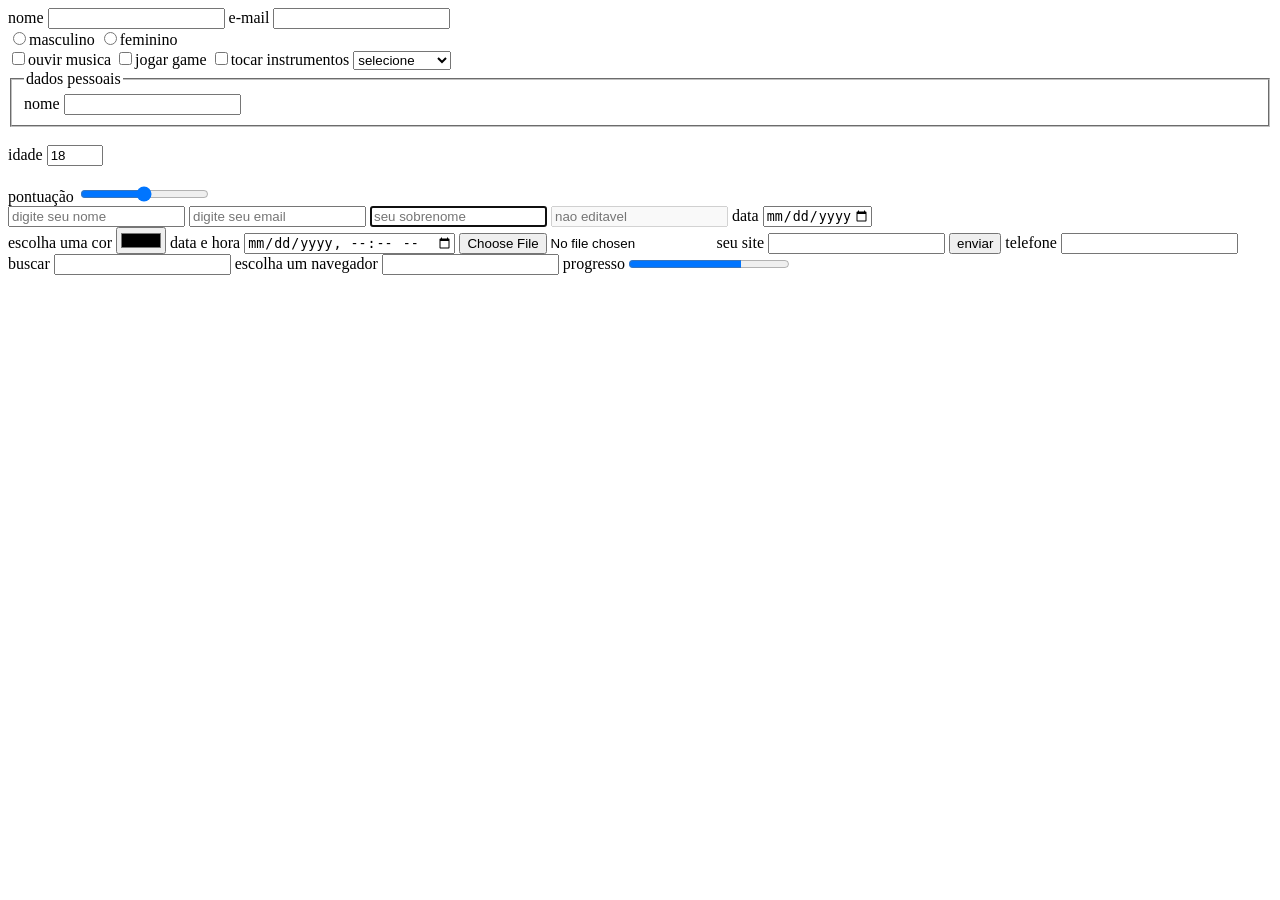
<file: aula html caian/formulario.html>
<!DOCTYPE html>
<html lang="en">
<head>
    <meta charset="UTF-8">
    <meta name="viewport" content="width=device-width, initial-scale=1.0">
    <title>Document</title>
</head>
<body>
    <form action="receber dados.html" method="POST">
        <label for="nome">nome</label>
        <input type="text" id="nome" name="nome">
        <label for="email">e-mail</label>
        <input type="email" id="email" name="email">
        <br>
        <input type="radio" name="sexo" value="masculino">masculino
        <input type="radio" name="sexo" value="feminino">feminino
        <br>
        <input type="checkbox" name="hobbies[]">ouvir musica
        <input type="checkbox" name="hobbies[]">jogar game
        <input type="checkbox" name="hobbies[]">tocar instrumentos
        <select id="estado">
            <option value="">selecione</option>
            <option value="acre"></option>
            <option value="sp">sao paulo</option>
            <option value="mg">minas gerais</option>

        </select>
        <br>
        <fieldset>
            <legend>dados pessoais</legend>
            <label for="nome">nome</label>
            <input type="text" id="nome">
            <label for="email" id="email"></label>
            <label for="email" id="email"></label>
        

            
        </fieldset>
        <br>
        <label for="idade">idade</label>
        <input type="number" id="idade" name="idade" min="1" max="120" step="1" value="18">
        <br>


        </button>
        <br>
        <label for="points">pontuação</label>
        <input type="range" id="points" name="points" min="0" max="10">
        <br>

        <input type="text" placeholder="digite seu nome">
        <input type="text" placeholder="digite seu email" required>
        <input type="text" placeholder="seu sobrenome" autofocus>
        <input type="text" placeholder="nao editavel" disabled>
        <label for="data">data</label>
        <input type="date" id="data" name="data" min="1900-01-01" max="2020-12-31">
        <br>
        <label for="cor">escolha uma cor</label>
        <input type="color">

        <label for="">data e hora</label>
        <input type="datetime-local">
        
        <label for=""enviar arquivo></label>
        <input type="file" accept="image/*">

        <label for="">seu site</label>
        <input type="url">
        <button type="submit">enviar</button>

        <label for="">telefone</label>
        <input type="tel" pattern="[0-9]+" inputmode="numeric">

        <label for="">buscar</label>
        <input type="search">

        <label for="">escolha um navegador</label>
        <input list="navegagadores">
        <datalist id="navegagadores">
<option value="chrome"></option>
<option value="firefox"></option>
<option value="edge"></option>
<option value="safari"></option>

        </datalist>

        <label for="">progresso</label>
        <progress value="70" max="100"></progress>


    </form>
</body>
</html>
</file>
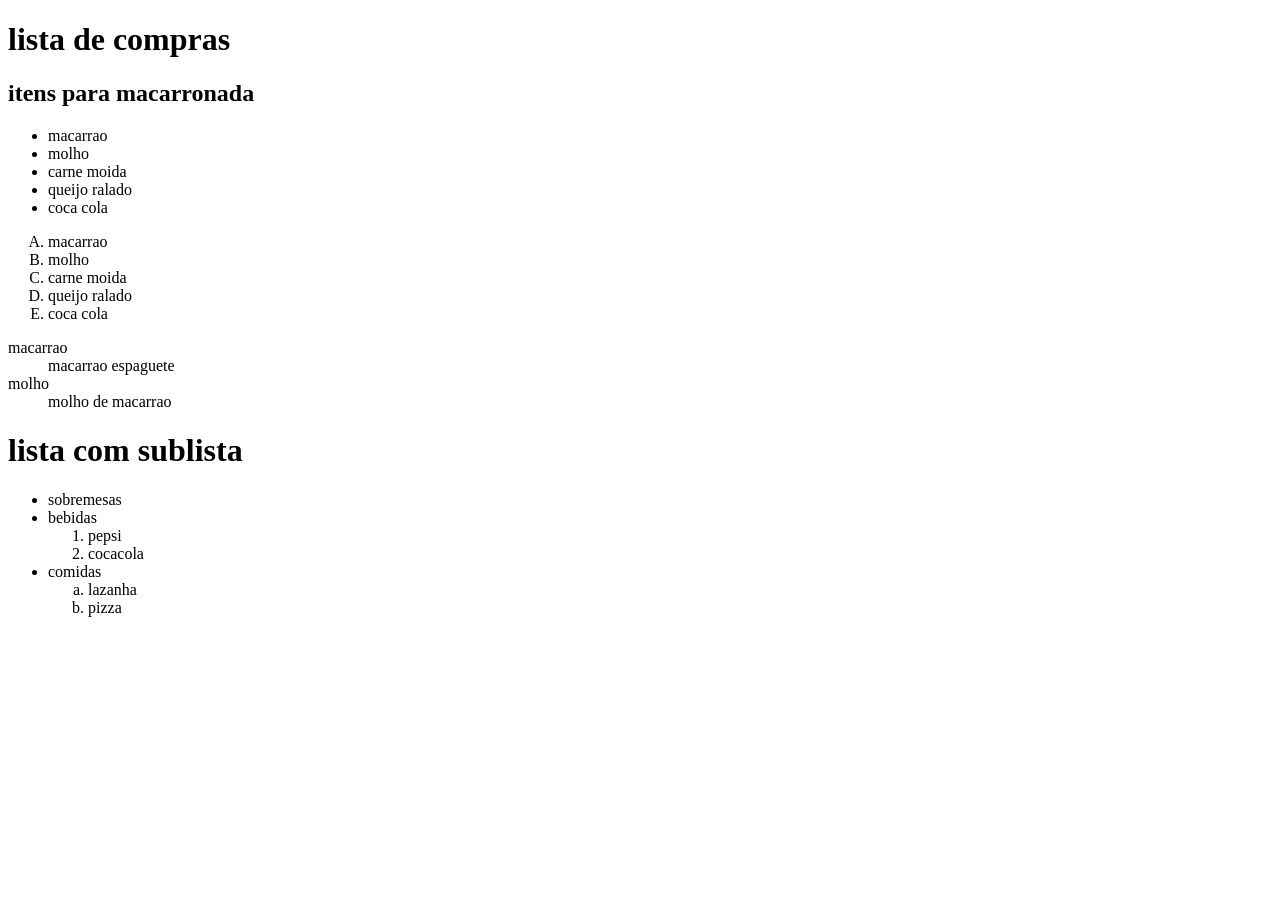
<file: aula html caian/listas.html>
<!DOCTYPE html>
<html lang="en">
<head>
    <meta charset="UTF-8">
    <meta name="viewport" content="width=device-width, initial-scale=1.0">
    <title>Document</title>
</head>
<body>
    <!--não ordenada-->
    <h1>lista de compras</h1>
    <h2>itens para macarronada</h2>
    <ul>
        <li>macarrao</li>
        <li>molho</li>
        <li>carne moida</li>
        <li>queijo ralado</li>
        <li>coca cola</li>

    </ul>
    <ol type="A">
        <li>macarrao</li>
        <li>molho</li>
        <li>carne moida</li>
        <li>queijo ralado</li>
        <li>coca cola</li>


    </ol>
    <dl>
        <dt>macarrao</dt>
        <dd>macarrao espaguete</dd>
        <dt>molho</dt>
        <dd>molho de macarrao</dd>

        
        
    </dl>
    <h1>lista com sublista</h1>
    <ul>
        <li>sobremesas</li>
        <li>bebidas
            <ol>
                <li>pepsi</li>
                <li>cocacola</li>

            </ol>
        </li>
        <li>comidas</li>
        <ol type="a">
            <li>lazanha</li>
            <li>pizza</li>
        </ol>
    </ul>
</body>
</html>
</file>
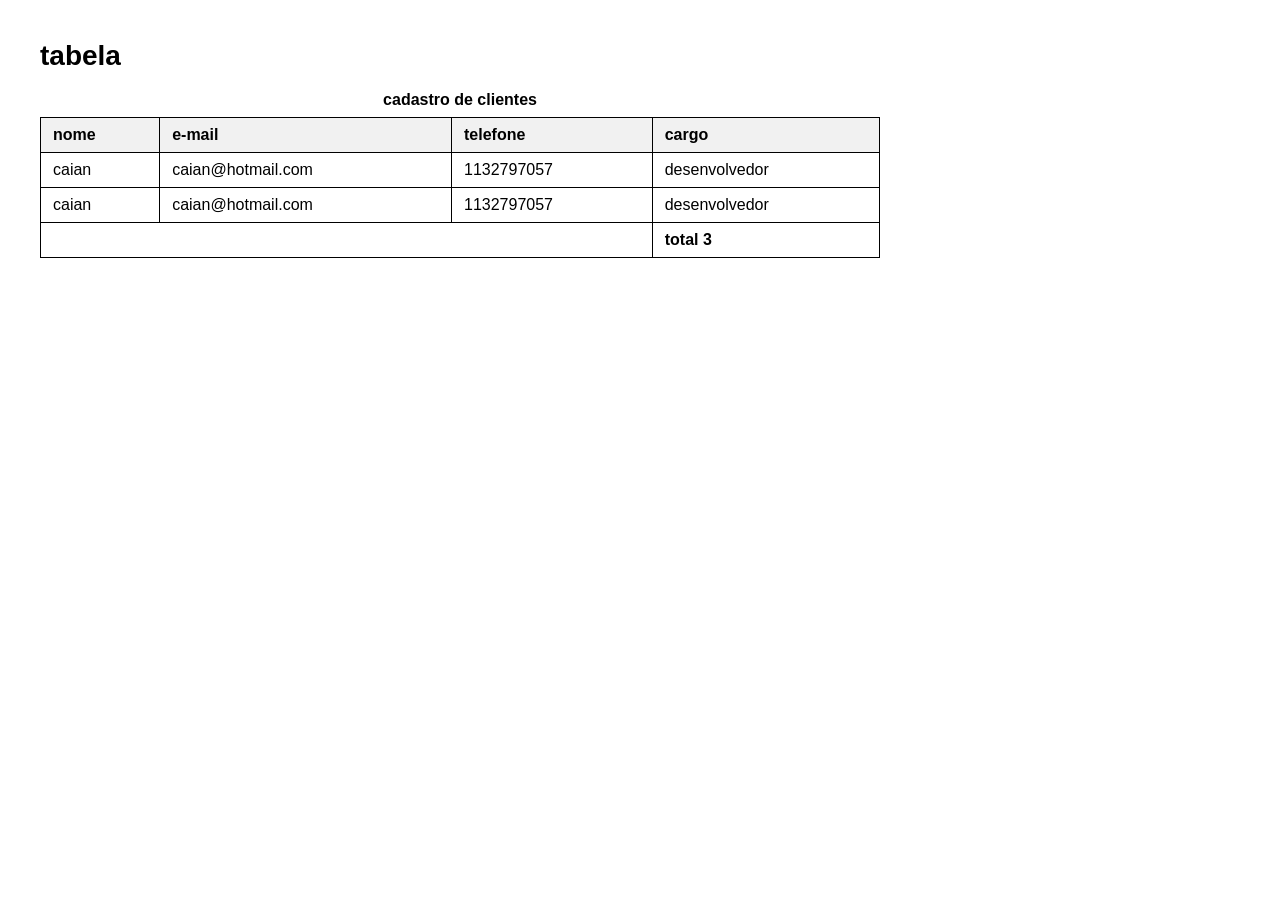
<file: aula html caian/tabelas.html>
<!--
<table></table> define a tabela
    <caption> legenda da tabela
        <tr></tr> adiciona linha na tabela
        <th></th> adiciona uma célula de cabeçalho texto negrito
        <td></td> adiciona uma celula de dado com linha comum alinha a esquerda

        <theas></thead> cabeçalho da tabela
            <tbody></tbody> corpo da tabela
            <tfoot></tfoot> rodape

    -->
<!DOCTYPE html>
<html lang=pt-BR>

<head>
    <meta charset="UTF-8">
    <meta name="viewport" content="width=device-width, initial-scale=1.0">
    <title>Document</title>
    <style>
        /*ESTILO DA TABELA*/
        body {
            font-family: Arial, Helvetica, sans-serif;
            margin: 40px;
        }

        h1 {
            font-size: 28px;
        }

        table {
            border-collapse: collapse;
            width: 70%;
            margin-top: 10px;

        }

        caption {
            font-size: 16px;
            font-weight: bold;
            margin-bottom: 8px;

        }

        th,
        td {
            border: 1px solid #000;
            padding: 8px 12px;
            text-align: left;




        }

        th {
            background-color: #f1f1f1;
        }

        tfoot td {
            font-weight: bold;
        }
    </style>
</head>

<body>
    <h1>tabela</h1>
    <table>
        <caption>cadastro de clientes</caption>
        <thead>
            <tr>
                <th>nome</th>
                <th>e-mail</th>
                <th>telefone</th>
                <th>cargo</th>
            </tr>
        </thead>
        <tbody>
            <tr>
                <td>caian</td>
                <td>caian@hotmail.com</td>
                <td>1132797057</td>
                <td>desenvolvedor</td>

            </tr>
            <tr>
                <td>caian</td>
                <td>caian@hotmail.com</td>
                <td>1132797057</td>
                <td>desenvolvedor</td>
            </tr>
        </tbody>
        <tfoot>
            <tr>
                <td colspan="3"></td>
                <td>total 3</td>
            </tr>
        </tfoot>

    </table>

</body>

</html>
</file>
<file: style.css>
@import url('https://fonts.googleapis.com/css2?family=Mochiy+Pop+One&family=Raleway:ital,wght@0,100..900;1,100..900&display=swap');

* {
    margin: 0;
    padding: 0;
    box-sizing: border-box;
    font-family: "Raleway"; 
}

html {
    background-color: #fbfbfb;
}

.header {
    padding: 32px;
    background-color: #ff8800;
    box-shadow: 0px 2px 10px #000;
}

.logomarca {
    width: 12vw;
}

.menu {
    display: flex;
    justify-content: space-between;
    align-items: center;
    width: 85%;
    margin: 0 auto;
}

.links-navegacao {
    display: flex;
    list-style-type: none;
}

.links-navegacao li a {
    padding: 0;
    margin: 16px;
    color: #fbfbfb;
    text-decoration: none;
    font-size: 1.3rem;
    font-weight: 500;
}

li.cadastrar a {
    padding: 8px;
    background-color: #d1a52a;
    margin: 0;
    border-radius: 10px;
    border-style: solid;
    border-width: 1px;

}

li.cadastrar a:hover {
    font-size: 1.4rem;
    padding: 13px;
    background-color: blue;
    transition: 0,5;
}

.painel-principal {
    display: flex;
    flex-direction: row;
   margin-bottom: 128px;
   margin: 0 auto;
    align-items: center;
    width: 85%;
    justify-content: space-between;
    margin-bottom: 128px;
    margin: 0 auto;
    margin-top: 32px;
}

.anuncio-pet {
    width: 50%;
    display: flex;
    flex-direction: column;
    align-items: flex-start;
    gap: 30px;
}

.titulo {
    font-size: 48px;
    font-weight: 700;
    line-height: 4rem;
    color: #33303e;
    font-family: "Mochiy+Pop+One", sans-serif; 
}

.descricao {
font-size: 24px;
font-weight: 500;
line-height: 2rem;
color: #4e4b59;
}

.botao-principal {
    font-size: 19px;
    font-family: "Mochiy+Pop+One", sans-serif;  
    padding: 16px 32px;
    background-color: #ff950d;
    color: #f5f5f5;
    border-radius: 10px;
    border: 1px solid #f5f5f5;
    cursor: pointer;
    display: flex; 
    align-self: center;
    
    
    
    
}

.segunda-secao {
    display: flex;
    background-color: pink;
    flex-direction: row;
    justify-content: space-between;
    padding: 142px;
    margin-top: 32px;
    
    
 
    
    
           
}

.cachorro, .gatinho, .hamster {
    display: flex;
    flex-direction: column;
    align-items: center;
    gap: 12px;
    
}

.botao-cachorro, .botao-gato, .botao-hamster {
    background-color: #ff950d;
    font-size: 17px;
    font-family: "Mochiy+Pop+One", sans-serif;
    font-weight: 400;
    color: #f5f5f5;
    padding: 5px;
    border-radius: 10px;
    text-decoration: none;
    border: 1px solid pink;
    cursor: pointer;
    
    
}

.botao-cachorro:hover, .botao-gato:hover, .botao-hamster:hover {
    background-color: grey;
}

.terceira-secao {
    background-color: #f5f5f5;
    


}

h2 {
    font-family: "Mochiy+Pop+One", sans-serif;
    font-size: 30px;
    font-weight: 500;
    padding: 32px 0 0;
    display: flex;
    justify-content: center;
    
    
    



}

.conteudos {
  display: flex;
  text-align: center;
  gap: 50px;
  padding: 60px;
  align-items: center;
  justify-content: center;

}

.rodape {
    background-color: #ff950d;
    padding: 20px;

    


}

.conteudo-rodape {
    display: flex;
    justify-content: space-between;
    align-items: center;
    flex-wrap: wrap;
}

.copyright {
    flex-basis: 100%;
    text-align: center;
    margin-top: 15px;

    



}

.redes-sociais {
    font-family: "Mochiy+Pop+One", sans-serif;
    font-weight: 500;
    font-size: 20px;
    color: #f5f5f5;
    
    

}
</file>
<file: aula html e css/aula-css/flex1/style.css>
.container {
    background-color: cadetblue;
    width: 1000px;
    height: 1000px;
    display: flex;
    flex-direction: column;
    justify-content: flex-start;
    align-items: flex-end;
    
    

    /* justify content altera os elementos na horizontal, porém, se eu alterar o flex-direction para column ele alterará os elementos na vertical */
    
    /* flex-direction: column */
    justify-content: space-between;
    padding: 2rem;
}
.box {
    background-color: darkorange;
    width: 100px;
    height: 100px;
    border: 1px solid black;
    align-items: center;
    
}
</file>
<file: aula html caian/aula-css/aula1.css>
* {
    margin: 0;
    padding: 0;
    box-sizing: border-box;

}

.pagina {
    max-width: 900px;
    margin: 0 auto;
    padding: 40px 20px;

}
.titulo-aula {
    background-color: #1a252f;
    color: white;
    padding: 30px 40px;
    margin-bottom: 40px;
    border-left: 8px solid #e74c3c;
    border-radius: 4px;

}

.titulo-aula h1 {
    font-size: 2rem;
    letter-spacing: 2px;
}

.titulo-aula p {
    margin-top: 8px;
    color: #aaa;
}

.conceito {
    background-color: white;
    border-radius: 10px;
    padding: 30px;
    margin-bottom: 35px;
    border-top: 4px solid #e74c3c;
    box-shadow: 0 2px 8px rgba(0, 0, 0, 0.1)
}

.conceito h2 {
font-size: 1,4rem;
color: #2c3e50;
margin-bottom: 6px;

}
.subtitulo {
    color: #888;
    font-size: 0,9rem;
    margin-bottom: 15px;
    padding-bottom: 15px;
    border-bottom: 1px solid #eee;
}

    .codigo {
        background-color: #2c3e50;
        color: #ecf0f1;
        padding: 16px 20px;
        border-radius: 6px;
        font-family: 'Courier New', monospace;
        font-size: 0.88rem;
        margin: 12px 0px;
        line-height: 2;
    }

   .codigo .prop {
    color: #f1c40f;
    }
   .codigo .val {
    color: #2ecc71;
    }

   .codigo .coment {
    color: #7f8c8d;
    }
   .codigo .sel {
    color: #e74c3c;
    }
   .codigo .sel-b {
    color: #3498db;
   }

   .dica {
    background-color: #eafaf1;
    border-left: 4px solid #27ae60;
    padding: 12px 16px;
    margin: 12px 0;
    font-size: 0,88rem;
    border-radius: 0 6px 6px 0;
   }

   .alerta {
    background-color: #1a252f;
    padding: 12px 16px;
    margin: 12px 0;
    font-size: 0,88rem;
    border-radius: 0 6px 6px 0;
   }

   .variacao {
    margin-top: 18px;
   }

   .variacao h4 {
    font-size: 0,88rem;
    color: #555;
    margin-bottom: 8px;
    padding: 4px 10px;
    background-color: #f0f2f5;
    border-radius: 4px;
    display: inline-block;

   }

   .demo {
    background-color: #f8f9fa;
    border: 2px dashed #ddd;
    border-radius: 6px;
    padding: 20px;
    margin: 14px 0;
   }

   .demo-selector-tag p {
    background-color: #d5f5e3;
    padding: 8px 12px;
    margin-bottom: 6px;
    border-radius: 4px;
   }

   .destaque-aula {
    background-color: #fdebd0;
    padding: 8px 12px;
    border-radius: 4px;
    font-weight: bold;
    margin-bottom: 6px;
   }

   #unico-demo {
    background-color: #d6eaf8;
padding: 8px 12px;
border-radius: 4px;
margin-bottom: 6px;       
}

    .container-desc strong {
        color: #e74c3c;
        font-size: 1,1rem;

    }
</file>
